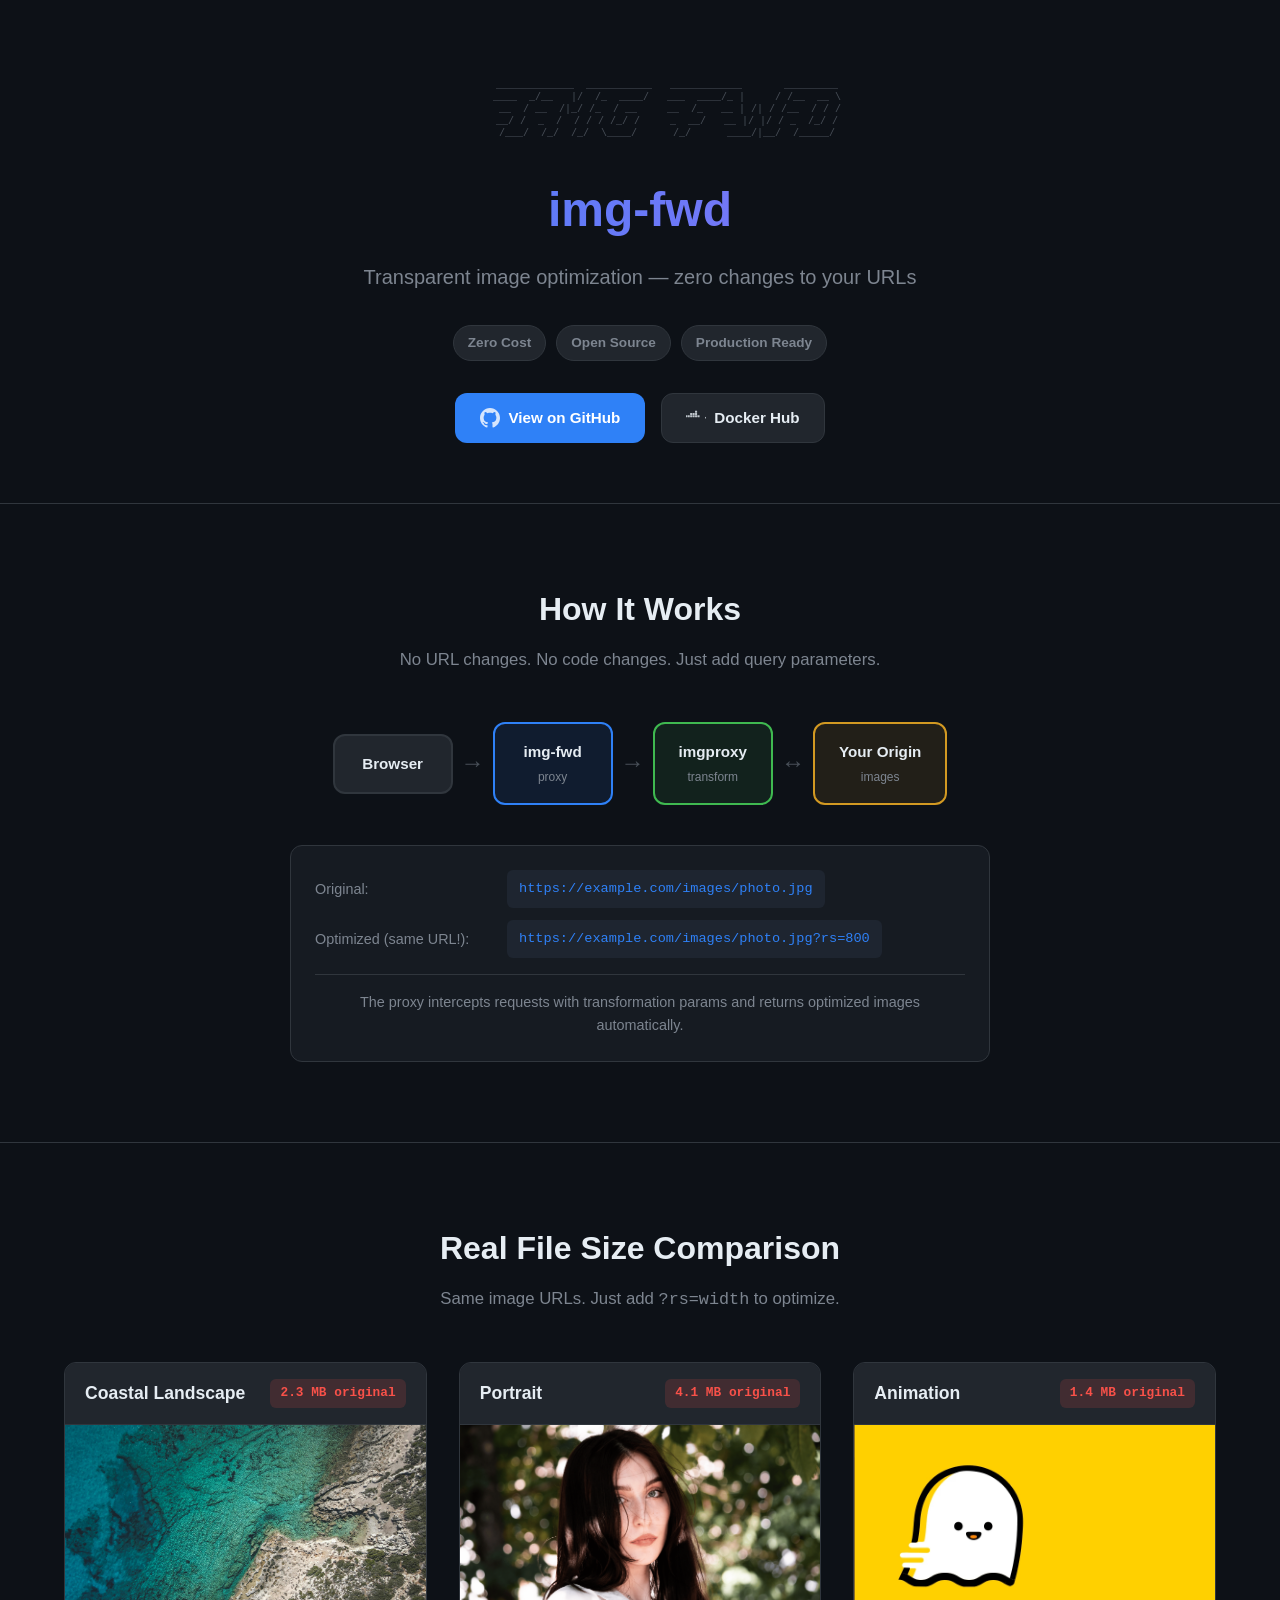
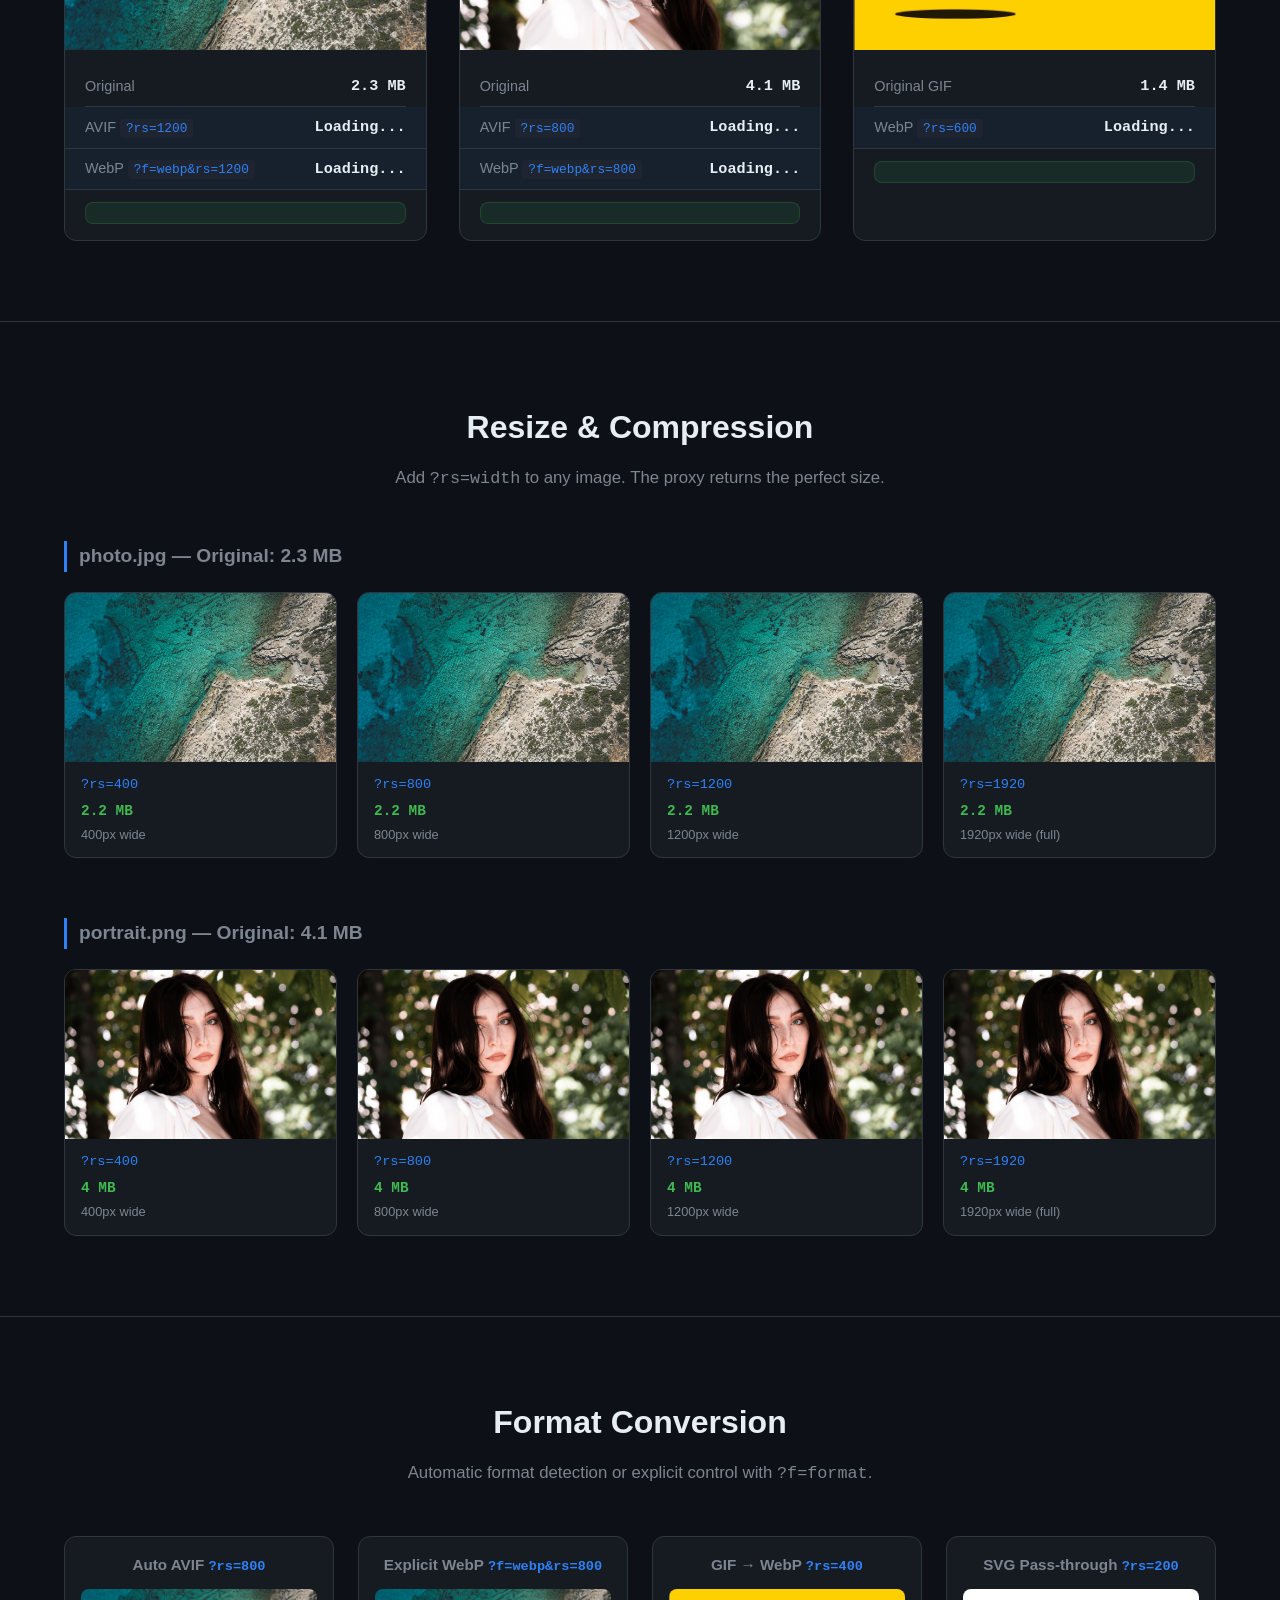
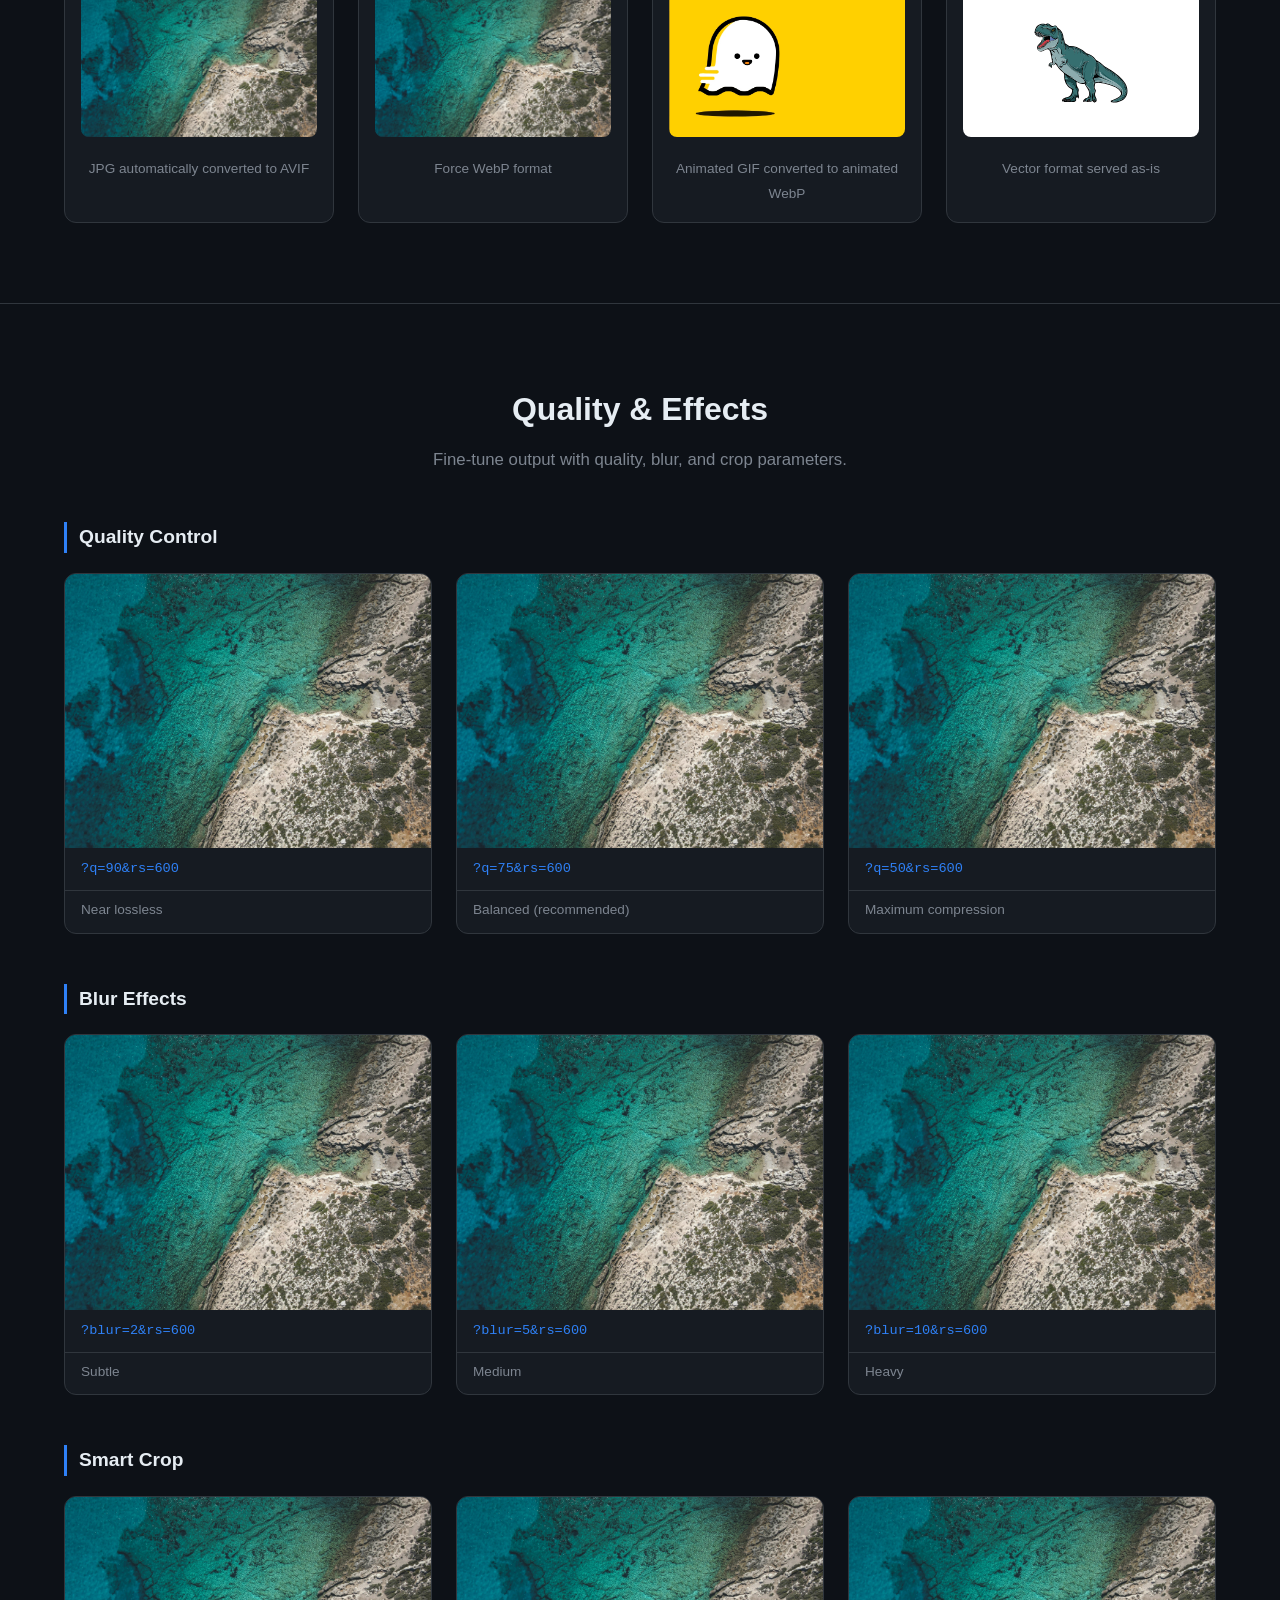
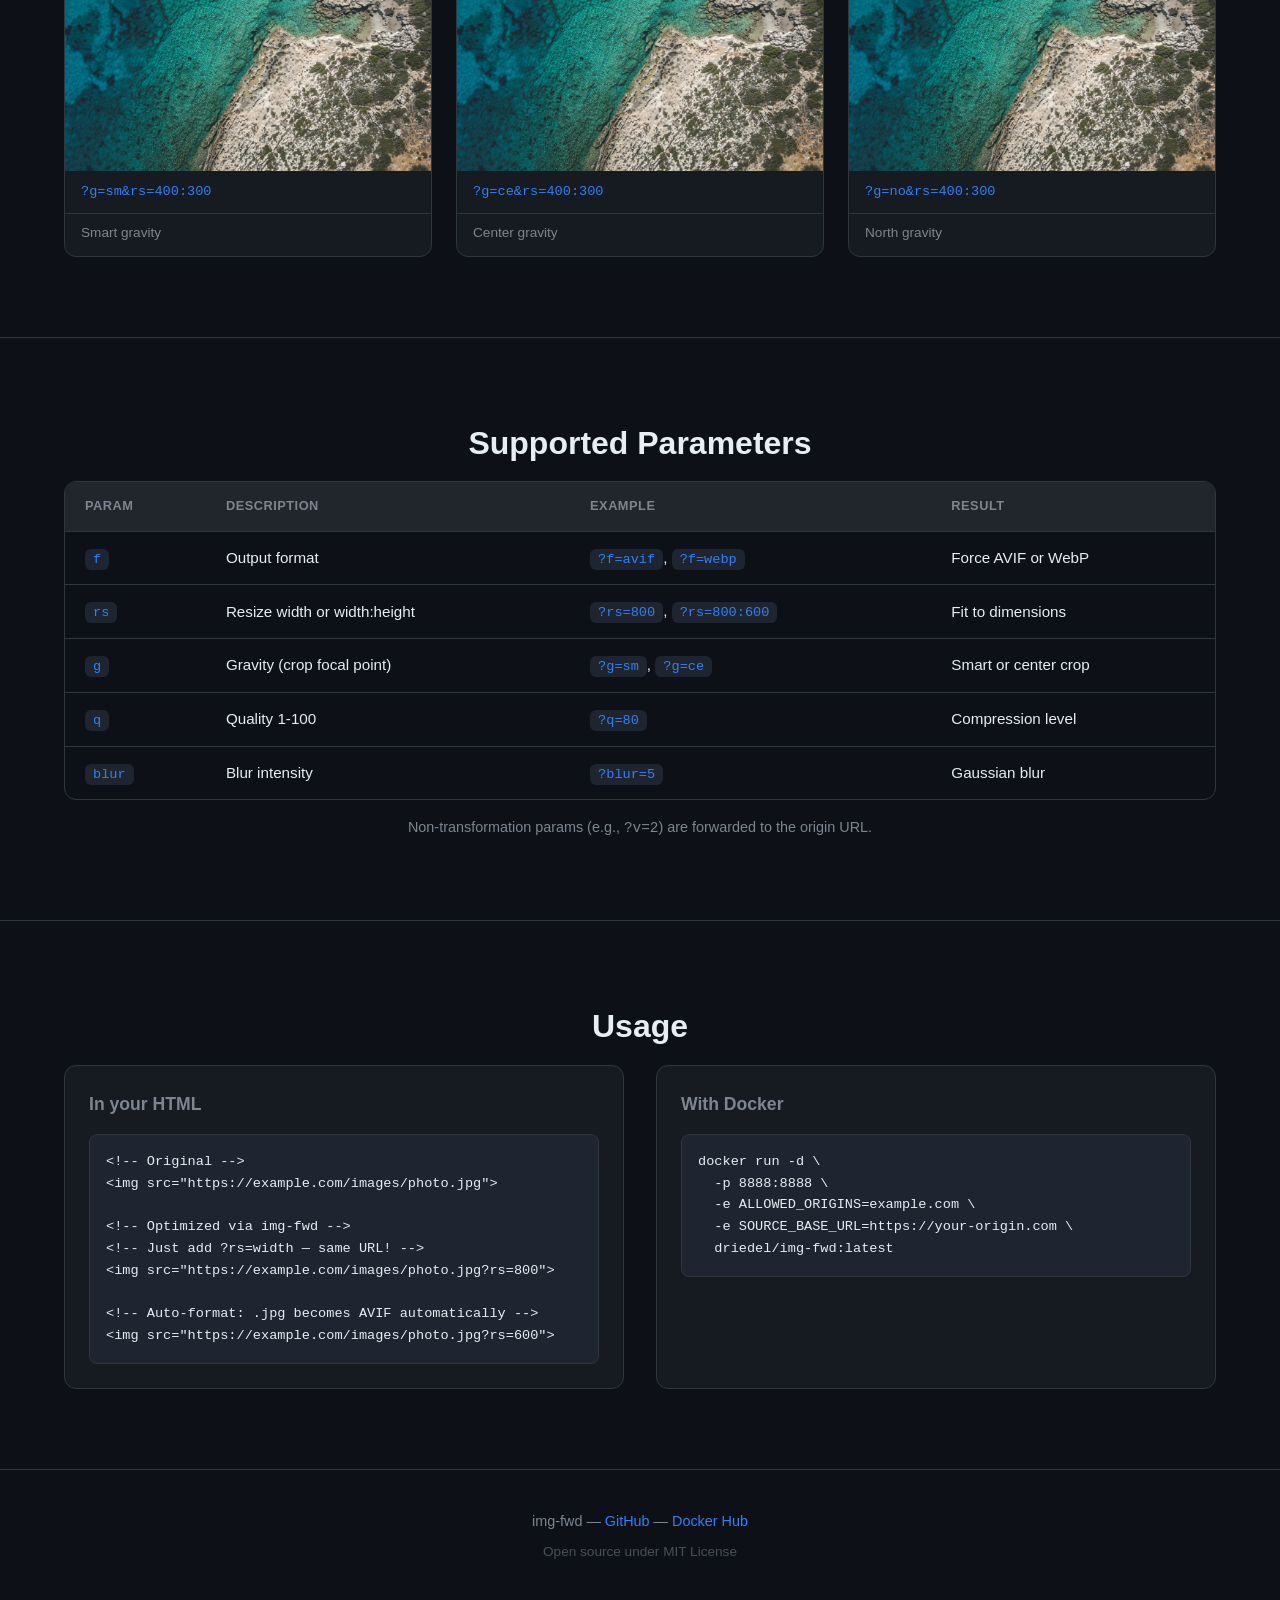
<file: demo/index.html>
<!DOCTYPE html>
<html lang="en">
<head>
  <meta charset="UTF-8">
  <meta name="viewport" content="width=device-width, initial-scale=1.0">
  <title>img-fwd — Transparent Image Optimization</title>
  <link rel="stylesheet" href="css/styles.css">
</head>
<body>
  <header class="hero">
    <div class="container">
      <pre class="ascii-logo">
         _____________  ___________   ____________       _________
         ____  _/__   |/  /_  ____/   ___  ____/_ |     / /__  __ \
          __  / __  /|_/ /_  / __     __  /_   __ | /| / /__  / / /
         __/ /  _  /  / / / /_/ /     _  __/   __ |/ |/ / _  /_/ /
         /___/  /_/  /_/  \____/      /_/      ____/|__/  /_____/
      </pre>
      <h1>img-fwd</h1>
      <p class="tagline">Transparent image optimization — zero changes to your URLs</p>
      <div class="badges">
        <span class="badge">Zero Cost</span>
        <span class="badge">Open Source</span>
        <span class="badge">Production Ready</span>
      </div>
      <div class="cta-links">
        <a href="https://github.com/driedel/img-fwd" class="btn btn-primary" target="_blank" rel="noopener">
          <svg width="20" height="20" viewBox="0 0 24 24" fill="currentColor"><path d="M12 0c-6.626 0-12 5.373-12 12 0 5.302 3.438 9.8 8.207 11.387.599.111.793-.261.793-.577v-2.234c-3.338.726-4.033-1.416-4.033-1.416-.546-1.387-1.333-1.756-1.333-1.756-1.089-.745.083-.729.083-.729 1.205.084 1.839 1.237 1.839 1.237 1.07 1.834 2.807 1.304 3.492.997.107-.775.418-1.305.762-1.604-2.665-.305-5.467-1.334-5.467-5.931 0-1.311.469-2.381 1.236-3.221-.124-.303-.535-1.524.117-3.176 0 0 1.008-.322 3.301 1.23.957-.266 1.983-.399 3.003-.404 1.02.005 2.047.138 3.006.404 2.291-1.552 3.297-1.23 3.297-1.23.653 1.653.242 2.874.118 3.176.77.84 1.235 1.911 1.235 3.221 0 4.609-2.807 5.624-5.479 5.921.43.372.823 1.102.823 2.222v3.293c0 .319.192.694.801.576 4.765-1.589 8.199-6.086 8.199-11.386 0-6.627-5.373-12-12-12z"/></svg>
          View on GitHub
        </a>
        <a href="https://hub.docker.com/r/driedel/img-fwd" class="btn btn-secondary" target="_blank" rel="noopener">
          <svg width="20" height="20" viewBox="0 0 24 24" fill="currentColor"><path d="M13.983 11.078h2.119a.186.186 0 00.186-.185V9.006a.186.186 0 00-.186-.186h-2.119a.185.185 0 00-.185.185v1.888c0 .102.083.185.185.185zm-2.954-5.43h2.118a.186.186 0 00.186-.186V3.574a.186.186 0 00-.186-.185h-2.118a.185.185 0 00-.185.185v1.888c0 .102.083.186.185.186zm0 2.716h2.118a.187.187 0 00.186-.186V6.29a.186.186 0 00-.186-.185h-2.118a.185.185 0 00-.185.185v1.887c0 .102.083.186.185.186zm-2.93 0h2.12a.186.186 0 00.184-.186V6.29a.185.185 0 00-.185-.185H8.1a.185.185 0 00-.185.185v1.887c0 .102.083.186.185.186zm-2.964 0h2.119a.186.186 0 00.185-.186V6.29a.185.185 0 00-.185-.185H5.136a.186.186 0 00-.186.185v1.887c0 .102.084.186.186.186zm5.893 2.715h2.118a.186.186 0 00.186-.185V9.006a.186.186 0 00-.186-.186h-2.118a.185.185 0 00-.185.185v1.888c0 .102.083.185.185.185zm-2.93 0h2.12a.185.185 0 00.184-.185V9.006a.185.185 0 00-.184-.186h-2.12a.185.185 0 00-.184.185v1.888c0 .102.083.185.185.185zm-2.964 0h2.119a.185.185 0 00.185-.185V9.006a.185.185 0 00-.185-.186h-2.119a.186.186 0 00-.186.186v1.887c0 .102.084.185.186.185zm-2.92 0h2.12a.185.185 0 00.184-.185V9.006a.185.185 0 00-.184-.186h-2.12a.185.185 0 00-.184.185v1.888c0 .102.083.185.185.185zm-2.964 0h2.119a.185.185 0 00.185-.185V9.006a.185.185 0 00-.185-.186h-2.12a.186.186 0 00-.185.186v1.887c0 .102.084.185.186.185zM23.763 10.89c-.065-.043-.534-.364-1.084-.18.15.19.323.553.334 1.013 0 0 .197.835.3 1.432.093-.1.184-.208.27-.323.45-.585.7-1.324.7-2.093 0-.332-.044-.65-.125-.954a9.04 9.04 0 01-.395 1.105z"/></svg>
          Docker Hub
        </a>
      </div>
    </div>
  </header>

  <main>
    <!-- How it Works -->
    <section class="section how-it-works" id="how-it-works">
      <div class="container">
        <h2>How It Works</h2>
        <p class="section-desc">No URL changes. No code changes. Just add query parameters.</p>
        
        <div class="architecture-diagram">
          <div class="arch-step">
            <div class="arch-box">Browser</div>
            <div class="arch-arrow">→</div>
          </div>
          <div class="arch-step">
            <div class="arch-box arch-proxy">img-fwd<br><small>proxy</small></div>
            <div class="arch-arrow">→</div>
          </div>
          <div class="arch-step">
            <div class="arch-box arch-imgproxy">imgproxy<br><small>transform</small></div>
            <div class="arch-arrow">↔</div>
          </div>
          <div class="arch-step">
            <div class="arch-box arch-origin">Your Origin<br><small>images</small></div>
          </div>
        </div>

        <div class="url-examples">
          <div class="url-example">
            <span class="url-label">Original:</span>
            <code class="url-code">https://example.com/images/photo.jpg</code>
          </div>
          <div class="url-example">
            <span class="url-label">Optimized (same URL!):</span>
            <code class="url-code">https://example.com/images/photo.jpg?rs=800</code>
          </div>
          <p class="url-note">The proxy intercepts requests with transformation params and returns optimized images automatically.</p>
        </div>
      </div>
    </section>

    <!-- File Size Comparison -->
    <section class="section file-comparison" id="file-comparison">
      <div class="container">
        <h2>Real File Size Comparison</h2>
        <p class="section-desc">Same image URLs. Just add <code>?rs=width</code> to optimize.</p>
        
        <div class="file-comparison-grid">
          <!-- Photo -->
          <div class="file-card">
            <div class="file-card-header">
              <h3>Coastal Landscape</h3>
              <span class="file-tag">2.3 MB original</span>
            </div>
            <div class="file-preview">
              <img src="images/photo.jpg" alt="Original photo" loading="lazy">
            </div>
            <div class="file-sizes">
              <div class="file-size-row">
                <span class="file-label">Original</span>
                <span class="file-value" id="size-photo-orig">2.3 MB</span>
              </div>
              <div class="file-size-row highlight">
                <span class="file-label">AVIF <code>?rs=1200</code></span>
                <span class="file-value" id="size-photo-avif">Loading...</span>
              </div>
              <div class="file-size-row highlight">
                <span class="file-label">WebP <code>?f=webp&rs=1200</code></span>
                <span class="file-value" id="size-photo-webp">Loading...</span>
              </div>
              <div class="file-savings" id="savings-photo"></div>
            </div>
          </div>

          <!-- Portrait -->
          <div class="file-card">
            <div class="file-card-header">
              <h3>Portrait</h3>
              <span class="file-tag">4.1 MB original</span>
            </div>
            <div class="file-preview">
              <img src="images/portrait.png" alt="Original portrait" loading="lazy">
            </div>
            <div class="file-sizes">
              <div class="file-size-row">
                <span class="file-label">Original</span>
                <span class="file-value" id="size-portrait-orig">4.1 MB</span>
              </div>
              <div class="file-size-row highlight">
                <span class="file-label">AVIF <code>?rs=800</code></span>
                <span class="file-value" id="size-portrait-avif">Loading...</span>
              </div>
              <div class="file-size-row highlight">
                <span class="file-label">WebP <code>?f=webp&rs=800</code></span>
                <span class="file-value" id="size-portrait-webp">Loading...</span>
              </div>
              <div class="file-savings" id="savings-portrait"></div>
            </div>
          </div>

          <!-- Animated GIF -->
          <div class="file-card">
            <div class="file-card-header">
              <h3>Animation</h3>
              <span class="file-tag">1.4 MB original</span>
            </div>
            <div class="file-preview">
              <img src="images/animated.gif" alt="Original animation" loading="lazy">
            </div>
            <div class="file-sizes">
              <div class="file-size-row">
                <span class="file-label">Original GIF</span>
                <span class="file-value" id="size-gif-orig">1.4 MB</span>
              </div>
              <div class="file-size-row highlight">
                <span class="file-label">WebP <code>?rs=600</code></span>
                <span class="file-value" id="size-gif-webp">Loading...</span>
              </div>
              <div class="file-savings" id="savings-gif"></div>
            </div>
          </div>
        </div>
      </div>
    </section>

    <!-- Resize Gallery -->
    <section class="section resize-gallery" id="resize-gallery">
      <div class="container">
        <h2>Resize & Compression</h2>
        <p class="section-desc">Add <code>?rs=width</code> to any image. The proxy returns the perfect size.</p>

        <div class="resize-category">
          <h3>photo.jpg — Original: 2.3 MB</h3>
          <div class="resize-grid">
            <div class="resize-item">
              <img src="images/photo.jpg?rs=400" alt="400px" loading="lazy" onload="measureSize(this)">
              <div class="resize-info">
                <code>?rs=400</code>
                <span class="resize-size" data-src="images/photo.jpg?rs=400">—</span>
                <span class="resize-dim">400px wide</span>
              </div>
            </div>
            <div class="resize-item">
              <img src="images/photo.jpg?rs=800" alt="800px" loading="lazy" onload="measureSize(this)">
              <div class="resize-info">
                <code>?rs=800</code>
                <span class="resize-size" data-src="images/photo.jpg?rs=800">—</span>
                <span class="resize-dim">800px wide</span>
              </div>
            </div>
            <div class="resize-item">
              <img src="images/photo.jpg?rs=1200" alt="1200px" loading="lazy" onload="measureSize(this)">
              <div class="resize-info">
                <code>?rs=1200</code>
                <span class="resize-size" data-src="images/photo.jpg?rs=1200">—</span>
                <span class="resize-dim">1200px wide</span>
              </div>
            </div>
            <div class="resize-item">
              <img src="images/photo.jpg?rs=1920" alt="1920px" loading="lazy" onload="measureSize(this)">
              <div class="resize-info">
                <code>?rs=1920</code>
                <span class="resize-size" data-src="images/photo.jpg?rs=1920">—</span>
                <span class="resize-dim">1920px wide (full)</span>
              </div>
            </div>
          </div>
        </div>

        <div class="resize-category">
          <h3>portrait.png — Original: 4.1 MB</h3>
          <div class="resize-grid">
            <div class="resize-item">
              <img src="images/portrait.png?rs=400" alt="400px" loading="lazy" onload="measureSize(this)">
              <div class="resize-info">
                <code>?rs=400</code>
                <span class="resize-size" data-src="images/portrait.png?rs=400">—</span>
                <span class="resize-dim">400px wide</span>
              </div>
            </div>
            <div class="resize-item">
              <img src="images/portrait.png?rs=800" alt="800px" loading="lazy" onload="measureSize(this)">
              <div class="resize-info">
                <code>?rs=800</code>
                <span class="resize-size" data-src="images/portrait.png?rs=800">—</span>
                <span class="resize-dim">800px wide</span>
              </div>
            </div>
            <div class="resize-item">
              <img src="images/portrait.png?rs=1200" alt="1200px" loading="lazy" onload="measureSize(this)">
              <div class="resize-info">
                <code>?rs=1200</code>
                <span class="resize-size" data-src="images/portrait.png?rs=1200">—</span>
                <span class="resize-dim">1200px wide</span>
              </div>
            </div>
            <div class="resize-item">
              <img src="images/portrait.png?rs=1920" alt="1920px" loading="lazy" onload="measureSize(this)">
              <div class="resize-info">
                <code>?rs=1920</code>
                <span class="resize-size" data-src="images/portrait.png?rs=1920">—</span>
                <span class="resize-dim">1920px wide (full)</span>
              </div>
            </div>
          </div>
        </div>
      </div>
    </section>

    <!-- Format Conversion -->
    <section class="section format-gallery" id="format-gallery">
      <div class="container">
        <h2>Format Conversion</h2>
        <p class="section-desc">Automatic format detection or explicit control with <code>?f=format</code>.</p>

        <div class="format-grid">
          <div class="format-item">
            <h4>Auto AVIF <code>?rs=800</code></h4>
            <img src="images/photo.jpg?rs=800" alt="Auto AVIF" loading="lazy">
            <span class="format-note">JPG automatically converted to AVIF</span>
          </div>
          <div class="format-item">
            <h4>Explicit WebP <code>?f=webp&rs=800</code></h4>
            <img src="images/photo.jpg?f=webp&rs=800" alt="WebP" loading="lazy">
            <span class="format-note">Force WebP format</span>
          </div>
          <div class="format-item">
            <h4>GIF → WebP <code>?rs=400</code></h4>
            <img src="images/animated.gif?rs=400" alt="GIF to WebP" loading="lazy">
            <span class="format-note">Animated GIF converted to animated WebP</span>
          </div>
          <div class="format-item">
            <h4>SVG Pass-through <code>?rs=200</code></h4>
            <img src="images/icon.svg?rs=200" alt="SVG" loading="lazy" style="object-fit: contain; background: #fff; padding: 20px;">
            <span class="format-note">Vector format served as-is</span>
          </div>
        </div>
      </div>
    </section>

    <!-- Quality & Effects -->
    <section class="section effects-gallery" id="effects-gallery">
      <div class="container">
        <h2>Quality & Effects</h2>
        <p class="section-desc">Fine-tune output with quality, blur, and crop parameters.</p>

        <div class="effects-category">
          <h3>Quality Control</h3>
          <div class="effects-grid">
            <div class="effects-item">
              <img src="images/photo.jpg?q=90&rs=600" alt="Quality 90" loading="lazy">
              <code>?q=90&rs=600</code>
              <span>Near lossless</span>
            </div>
            <div class="effects-item">
              <img src="images/photo.jpg?q=75&rs=600" alt="Quality 75" loading="lazy">
              <code>?q=75&rs=600</code>
              <span>Balanced (recommended)</span>
            </div>
            <div class="effects-item">
              <img src="images/photo.jpg?q=50&rs=600" alt="Quality 50" loading="lazy">
              <code>?q=50&rs=600</code>
              <span>Maximum compression</span>
            </div>
          </div>
        </div>

        <div class="effects-category">
          <h3>Blur Effects</h3>
          <div class="effects-grid">
            <div class="effects-item">
              <img src="images/photo.jpg?blur=2&rs=600" alt="Blur 2" loading="lazy">
              <code>?blur=2&rs=600</code>
              <span>Subtle</span>
            </div>
            <div class="effects-item">
              <img src="images/photo.jpg?blur=5&rs=600" alt="Blur 5" loading="lazy">
              <code>?blur=5&rs=600</code>
              <span>Medium</span>
            </div>
            <div class="effects-item">
              <img src="images/photo.jpg?blur=10&rs=600" alt="Blur 10" loading="lazy">
              <code>?blur=10&rs=600</code>
              <span>Heavy</span>
            </div>
          </div>
        </div>

        <div class="effects-category">
          <h3>Smart Crop</h3>
          <div class="effects-grid">
            <div class="effects-item">
              <img src="images/photo.jpg?g=sm&rs=400:300" alt="Smart crop" loading="lazy">
              <code>?g=sm&rs=400:300</code>
              <span>Smart gravity</span>
            </div>
            <div class="effects-item">
              <img src="images/photo.jpg?g=ce&rs=400:300" alt="Center crop" loading="lazy">
              <code>?g=ce&rs=400:300</code>
              <span>Center gravity</span>
            </div>
            <div class="effects-item">
              <img src="images/photo.jpg?g=no&rs=400:300" alt="North crop" loading="lazy">
              <code>?g=no&rs=400:300</code>
              <span>North gravity</span>
            </div>
          </div>
        </div>
      </div>
    </section>

    <!-- Technical Reference -->
    <section class="section reference" id="reference">
      <div class="container">
        <h2>Supported Parameters</h2>
        <div class="param-table-wrapper">
          <table class="param-table">
            <thead>
              <tr>
                <th>Param</th>
                <th>Description</th>
                <th>Example</th>
                <th>Result</th>
              </tr>
            </thead>
            <tbody>
              <tr>
                <td><code>f</code></td>
                <td>Output format</td>
                <td><code>?f=avif</code>, <code>?f=webp</code></td>
                <td>Force AVIF or WebP</td>
              </tr>
              <tr>
                <td><code>rs</code></td>
                <td>Resize width or width:height</td>
                <td><code>?rs=800</code>, <code>?rs=800:600</code></td>
                <td>Fit to dimensions</td>
              </tr>
              <tr>
                <td><code>g</code></td>
                <td>Gravity (crop focal point)</td>
                <td><code>?g=sm</code>, <code>?g=ce</code></td>
                <td>Smart or center crop</td>
              </tr>
              <tr>
                <td><code>q</code></td>
                <td>Quality 1-100</td>
                <td><code>?q=80</code></td>
                <td>Compression level</td>
              </tr>
              <tr>
                <td><code>blur</code></td>
                <td>Blur intensity</td>
                <td><code>?blur=5</code></td>
                <td>Gaussian blur</td>
              </tr>
            </tbody>
          </table>
        </div>
        <p class="table-note">Non-transformation params (e.g., <code>?v=2</code>) are forwarded to the origin URL.</p>
      </div>
    </section>

    <!-- Usage Snippets -->
    <section class="section snippets" id="snippets">
      <div class="container">
        <h2>Usage</h2>
        <div class="snippet-grid">
          <div class="snippet-card">
            <h3>In your HTML</h3>
            <pre class="code-block"><code>&lt;!-- Original --&gt;
&lt;img src="https://example.com/images/photo.jpg"&gt;

&lt;!-- Optimized via img-fwd --&gt;
&lt;!-- Just add ?rs=width — same URL! --&gt;
&lt;img src="https://example.com/images/photo.jpg?rs=800"&gt;

&lt;!-- Auto-format: .jpg becomes AVIF automatically --&gt;
&lt;img src="https://example.com/images/photo.jpg?rs=600"&gt;</code></pre>
          </div>
          <div class="snippet-card">
            <h3>With Docker</h3>
            <pre class="code-block"><code>docker run -d \
  -p 8888:8888 \
  -e ALLOWED_ORIGINS=example.com \
  -e SOURCE_BASE_URL=https://your-origin.com \
  driedel/img-fwd:latest</code></pre>
          </div>
        </div>
      </div>
    </section>
  </main>

  <footer class="footer">
    <div class="container">
      <p>img-fwd — <a href="https://github.com/driedel/img-fwd">GitHub</a> — <a href="https://hub.docker.com/r/driedel/img-fwd">Docker Hub</a></p>
      <p class="copyright">Open source under MIT License</p>
    </div>
  </footer>

  <script src="js/main.js"></script>
</body>
</html>
</file>
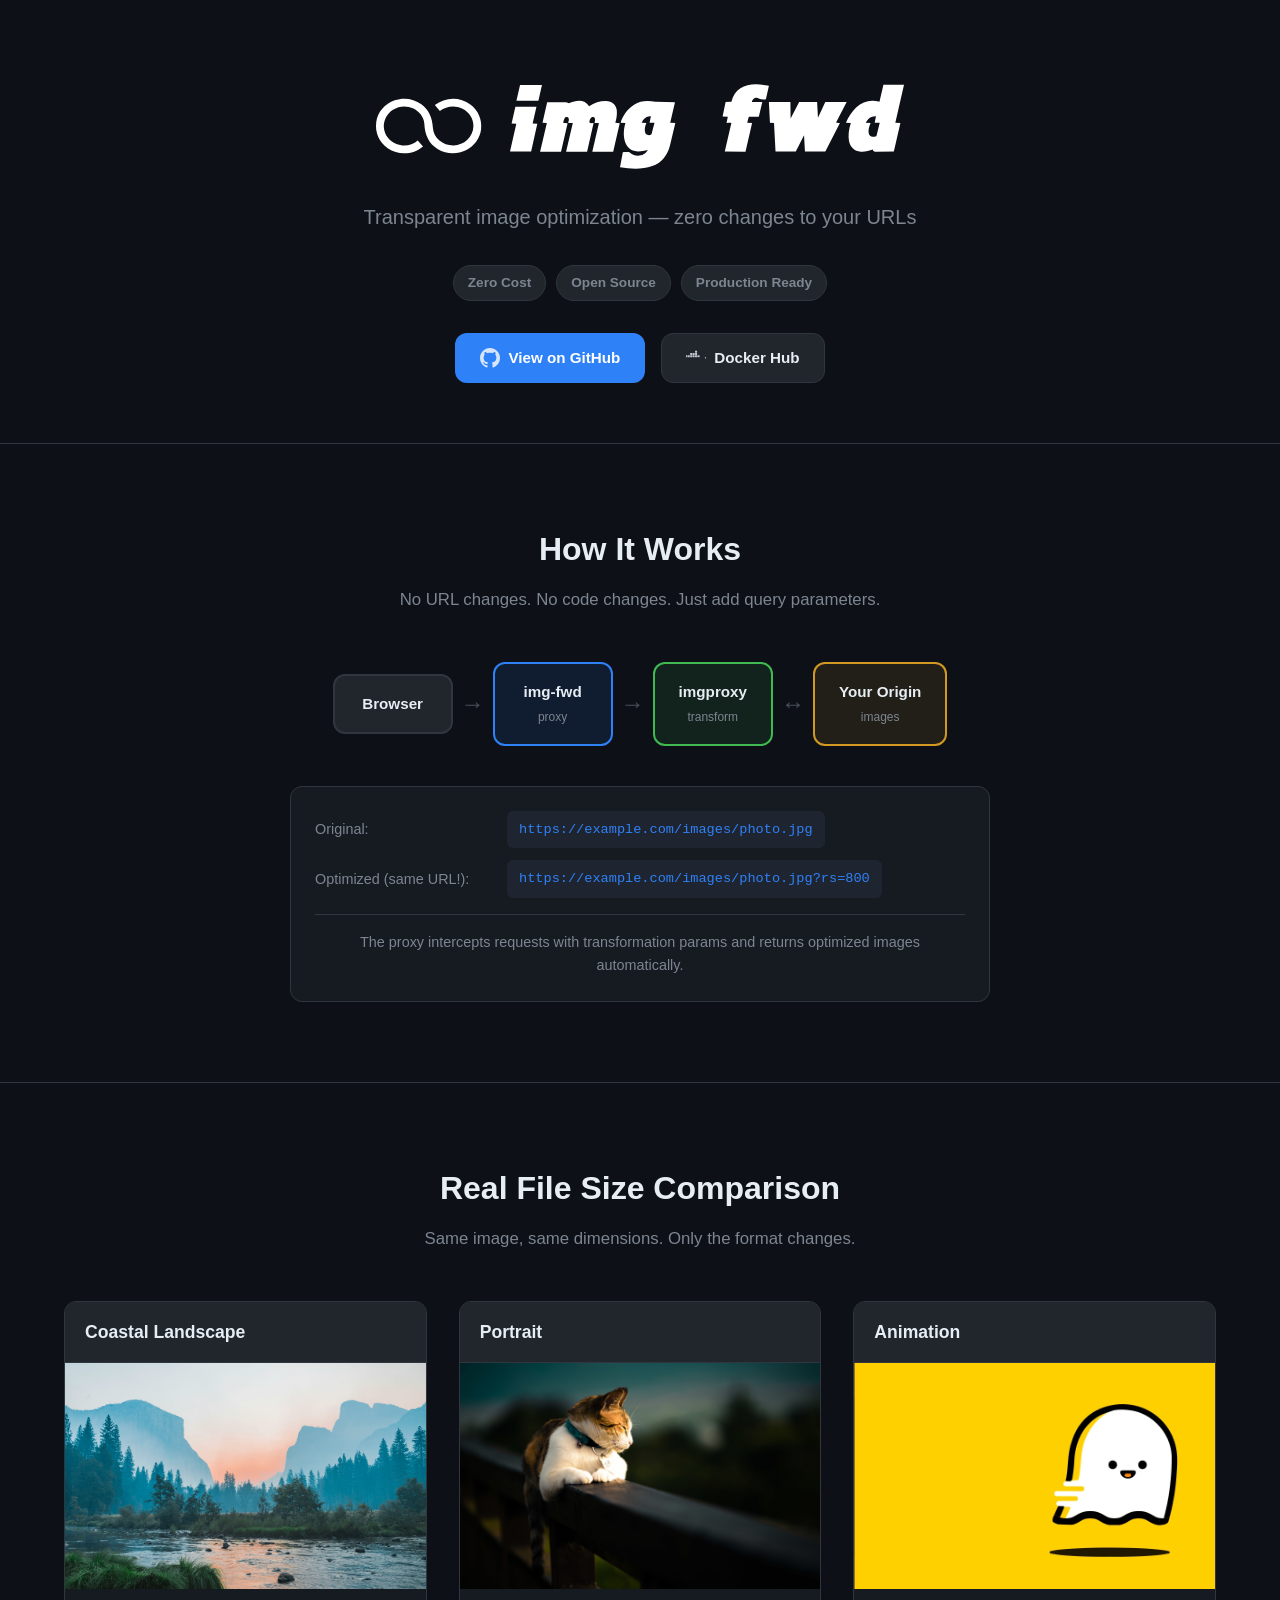
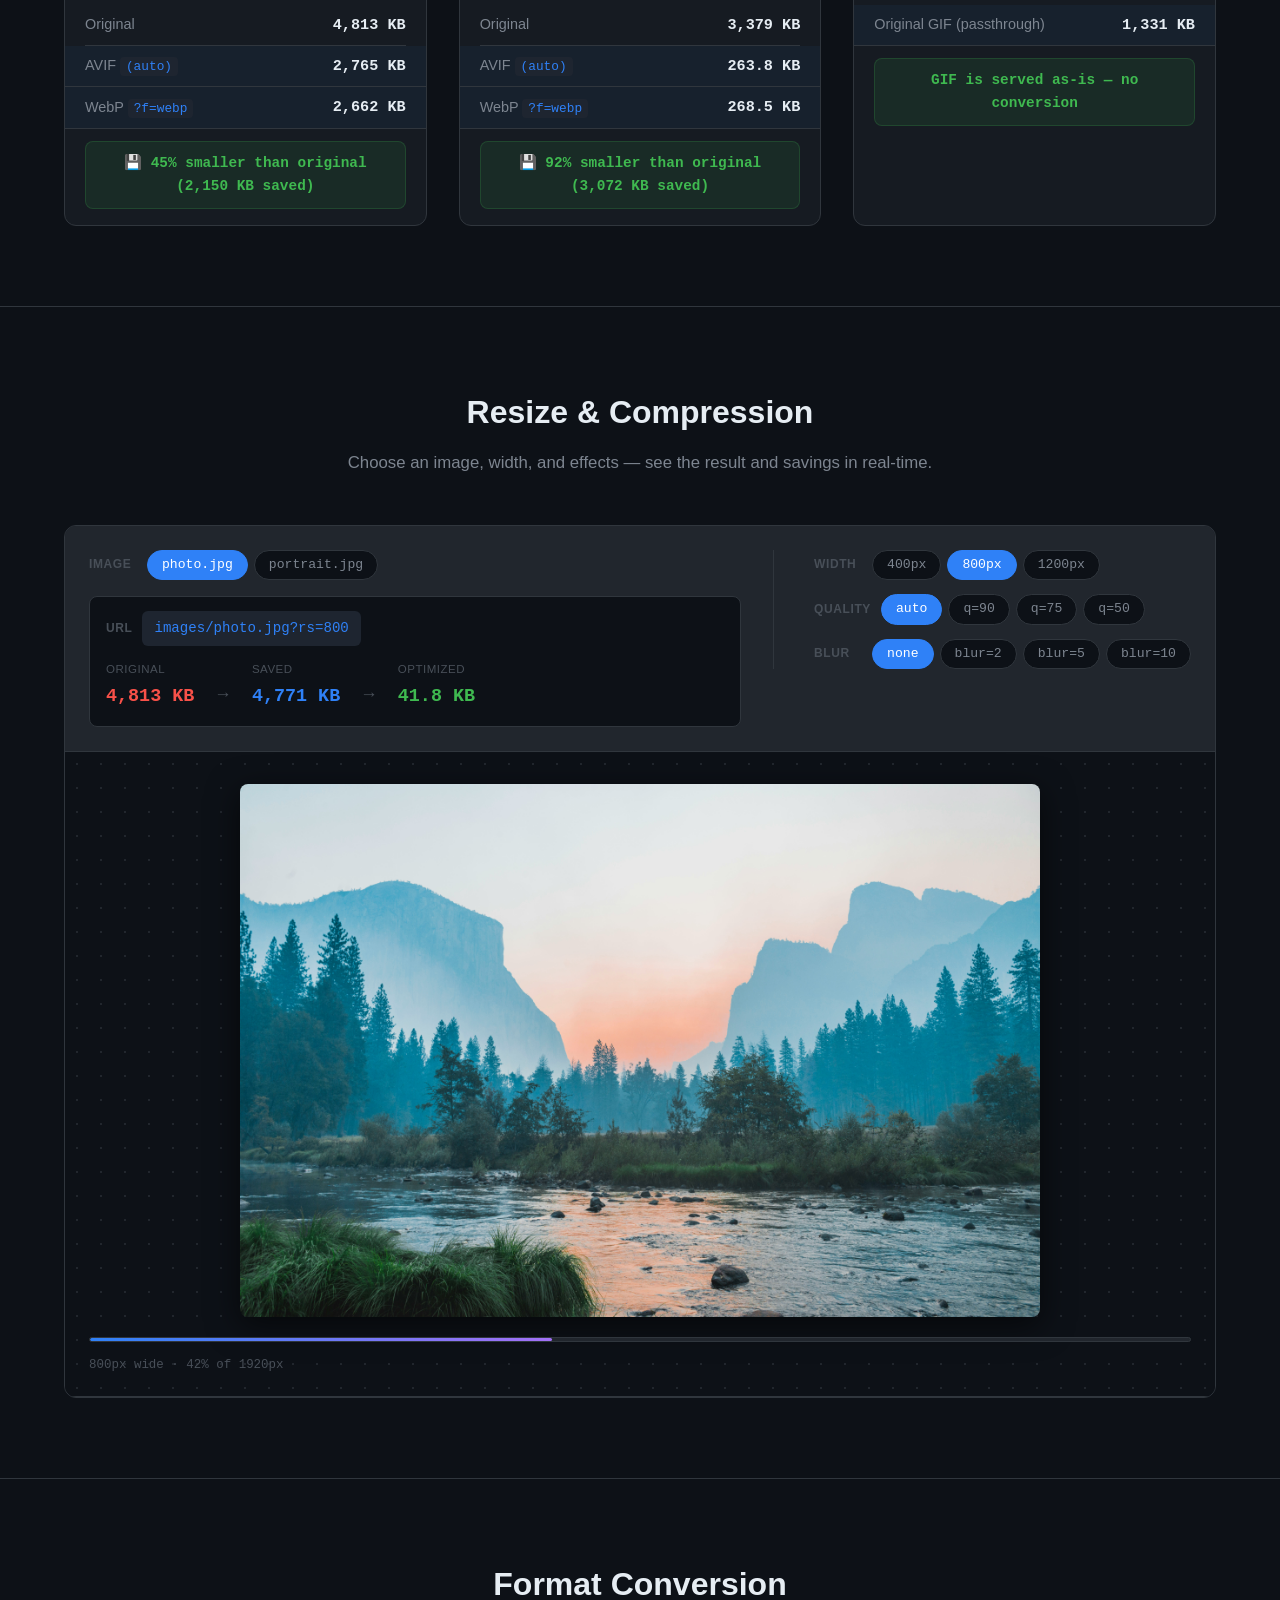
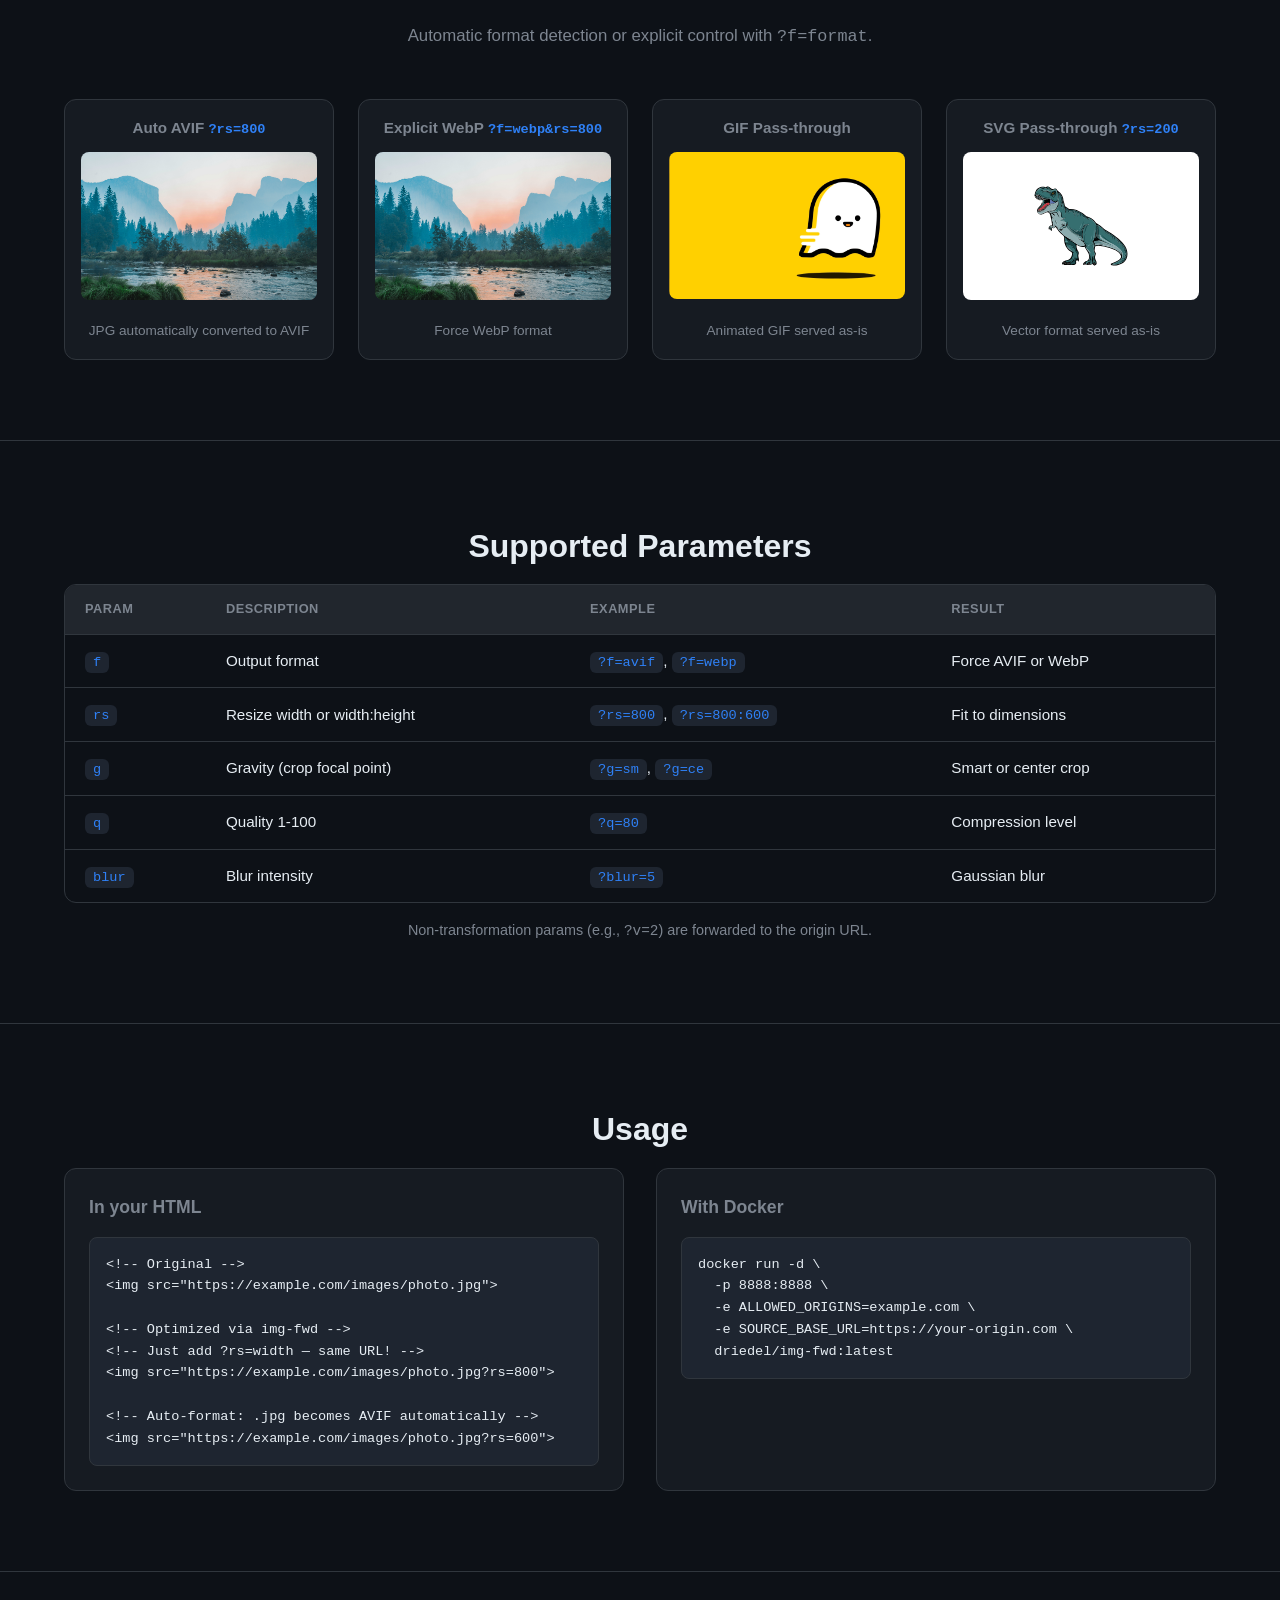
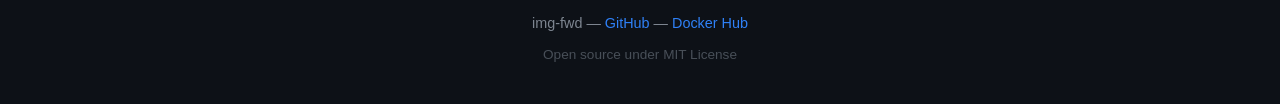
<file: demo/app/index.html>
<!DOCTYPE html>
<html lang="en">
<head>
  <meta charset="UTF-8">
  <meta name="viewport" content="width=device-width, initial-scale=1.0">
  <title>IMG FWD — Transparent Image Optimization</title>
  <link rel="icon" href="images/icon-light.svg" media="(prefers-color-scheme: light)"/>
	<link rel="icon" href="images/icon-dark.svg" media="(prefers-color-scheme: dark)"/>
  <link rel="stylesheet" href="css/styles.css">
</head>
<body>
  <header class="hero">
    <div class="container">
      <img src="images/logo-dark.svg" alt="img-fwd logo" class="logo">
      <p class="tagline">Transparent image optimization — zero changes to your URLs</p>
      <div class="badges">
        <span class="badge">Zero Cost</span>
        <span class="badge">Open Source</span>
        <span class="badge">Production Ready</span>
      </div>
      <div class="cta-links">
        <a href="https://github.com/driedel/img-fwd" class="btn btn-primary" target="_blank" rel="noopener">
          <svg width="20" height="20" viewBox="0 0 24 24" fill="currentColor"><path d="M12 0c-6.626 0-12 5.373-12 12 0 5.302 3.438 9.8 8.207 11.387.599.111.793-.261.793-.577v-2.234c-3.338.726-4.033-1.416-4.033-1.416-.546-1.387-1.333-1.756-1.333-1.756-1.089-.745.083-.729.083-.729 1.205.084 1.839 1.237 1.839 1.237 1.07 1.834 2.807 1.304 3.492.997.107-.775.418-1.305.762-1.604-2.665-.305-5.467-1.334-5.467-5.931 0-1.311.469-2.381 1.236-3.221-.124-.303-.535-1.524.117-3.176 0 0 1.008-.322 3.301 1.23.957-.266 1.983-.399 3.003-.404 1.02.005 2.047.138 3.006.404 2.291-1.552 3.297-1.23 3.297-1.23.653 1.653.242 2.874.118 3.176.77.84 1.235 1.911 1.235 3.221 0 4.609-2.807 5.624-5.479 5.921.43.372.823 1.102.823 2.222v3.293c0 .319.192.694.801.576 4.765-1.589 8.199-6.086 8.199-11.386 0-6.627-5.373-12-12-12z"/></svg>
          View on GitHub
        </a>
        <a href="https://hub.docker.com/r/driedel/img-fwd" class="btn btn-secondary" target="_blank" rel="noopener">
          <svg width="20" height="20" viewBox="0 0 24 24" fill="currentColor"><path d="M13.983 11.078h2.119a.186.186 0 00.186-.185V9.006a.186.186 0 00-.186-.186h-2.119a.185.185 0 00-.185.185v1.888c0 .102.083.185.185.185zm-2.954-5.43h2.118a.186.186 0 00.186-.186V3.574a.186.186 0 00-.186-.185h-2.118a.185.185 0 00-.185.185v1.888c0 .102.083.186.185.186zm0 2.716h2.118a.187.187 0 00.186-.186V6.29a.186.186 0 00-.186-.185h-2.118a.185.185 0 00-.185.185v1.887c0 .102.083.186.185.186zm-2.93 0h2.12a.186.186 0 00.184-.186V6.29a.185.185 0 00-.185-.185H8.1a.185.185 0 00-.185.185v1.887c0 .102.083.186.185.186zm-2.964 0h2.119a.186.186 0 00.185-.186V6.29a.185.185 0 00-.185-.185H5.136a.186.186 0 00-.186.185v1.887c0 .102.084.186.186.186zm5.893 2.715h2.118a.186.186 0 00.186-.185V9.006a.186.186 0 00-.186-.186h-2.118a.185.185 0 00-.185.185v1.888c0 .102.083.185.185.185zm-2.93 0h2.12a.185.185 0 00.184-.185V9.006a.185.185 0 00-.184-.186h-2.12a.185.185 0 00-.184.185v1.888c0 .102.083.185.185.185zm-2.964 0h2.119a.185.185 0 00.185-.185V9.006a.185.185 0 00-.185-.186h-2.119a.186.186 0 00-.186.186v1.887c0 .102.084.185.186.185zm-2.92 0h2.12a.185.185 0 00.184-.185V9.006a.185.185 0 00-.184-.186h-2.12a.185.185 0 00-.184.185v1.888c0 .102.083.185.185.185zm-2.964 0h2.119a.185.185 0 00.185-.185V9.006a.185.185 0 00-.185-.186h-2.12a.186.186 0 00-.185.186v1.887c0 .102.084.185.186.185zM23.763 10.89c-.065-.043-.534-.364-1.084-.18.15.19.323.553.334 1.013 0 0 .197.835.3 1.432.093-.1.184-.208.27-.323.45-.585.7-1.324.7-2.093 0-.332-.044-.65-.125-.954a9.04 9.04 0 01-.395 1.105z"/></svg>
          Docker Hub
        </a>
      </div>
    </div>
  </header>

  <main>
    <!-- How it Works -->
    <section class="section how-it-works" id="how-it-works">
      <div class="container">
        <h2>How It Works</h2>
        <p class="section-desc">No URL changes. No code changes. Just add query parameters.</p>
        
        <div class="architecture-diagram">
          <div class="arch-step">
            <div class="arch-box">Browser</div>
            <div class="arch-arrow">→</div>
          </div>
          <div class="arch-step">
            <div class="arch-box arch-proxy">img-fwd<br><small>proxy</small></div>
            <div class="arch-arrow">→</div>
          </div>
          <div class="arch-step">
            <div class="arch-box arch-imgproxy">imgproxy<br><small>transform</small></div>
            <div class="arch-arrow">↔</div>
          </div>
          <div class="arch-step">
            <div class="arch-box arch-origin">Your Origin<br><small>images</small></div>
          </div>
        </div>

        <div class="url-examples">
          <div class="url-example">
            <span class="url-label">Original:</span>
            <code class="url-code">https://example.com/images/photo.jpg</code>
          </div>
          <div class="url-example">
            <span class="url-label">Optimized (same URL!):</span>
            <code class="url-code">https://example.com/images/photo.jpg?rs=800</code>
          </div>
          <p class="url-note">The proxy intercepts requests with transformation params and returns optimized images automatically.</p>
        </div>
      </div>
    </section>

    <!-- File Size Comparison -->
    <section class="section file-comparison" id="file-comparison">
      <div class="container">
        <h2>Real File Size Comparison</h2>
        <p class="section-desc">Same image, same dimensions. Only the format changes.</p>
        
        <div class="file-comparison-grid">
          <!-- Photo -->
          <div class="file-card">
            <div class="file-card-header">
              <h3>Coastal Landscape</h3>
            </div>
            <div class="file-preview">
              <img src="images/photo.jpg" alt="Original photo" loading="lazy">
            </div>
            <div class="file-sizes">
              <div class="file-size-row">
                <span class="file-label">Original</span>
                <span class="file-value">4,813 KB</span>
              </div>
              <div class="file-size-row highlight">
                <span class="file-label">AVIF <code>(auto)</code></span>
                <span class="file-value">2,765 KB</span>
              </div>
              <div class="file-size-row highlight">
                <span class="file-label">WebP <code>?f=webp</code></span>
                <span class="file-value">2,662 KB</span>
              </div>
              <div class="file-savings">💾 45% smaller than original (2,150 KB saved)</div>
            </div>
          </div>

          <!-- Portrait -->
          <div class="file-card">
            <div class="file-card-header">
              <h3>Portrait</h3>
            </div>
            <div class="file-preview">
              <img src="images/portrait.jpg" alt="Original portrait" loading="lazy">
            </div>
            <div class="file-sizes">
              <div class="file-size-row">
                <span class="file-label">Original</span>
                <span class="file-value">3,379 KB</span>
              </div>
              <div class="file-size-row highlight">
                <span class="file-label">AVIF <code>(auto)</code></span>
                <span class="file-value">263.8 KB</span>
              </div>
              <div class="file-size-row highlight">
                <span class="file-label">WebP <code>?f=webp</code></span>
                <span class="file-value">268.5 KB</span>
              </div>
              <div class="file-savings">💾 92% smaller than original (3,072 KB saved)</div>
            </div>
          </div>

          <!-- Animated GIF -->
          <div class="file-card">
            <div class="file-card-header">
              <h3>Animation</h3>
            </div>
            <div class="file-preview">
              <img src="images/animated.gif" alt="Original animation" loading="lazy">
            </div>
            <div class="file-sizes">
              <div class="file-size-row highlight">
                <span class="file-label">Original GIF (passthrough)</span>
                <span class="file-value">1,331 KB</span>
              </div>
              <div class="file-savings" id="savings-gif">GIF is served as-is — no conversion</div>
            </div>
          </div>
        </div>
      </div>
    </section>

    <!-- Interactive Playground -->
    <section class="section playground" id="playground">
      <div class="container">
        <h2>Resize & Compression</h2>
        <p class="section-desc">Choose an image, width, and effects — see the result and savings in real-time.</p>

        <div class="playground-card">
          <div class="playground-header">

            <div class="playground-header-left">
              <div class="control-group">
                <span class="control-label">Image</span>
                <div class="control-pills" id="pills-image">
                  <button class="pill active" data-value="photo.jpg">photo.jpg</button>
                  <button class="pill" data-value="portrait.jpg">portrait.jpg</button>
                </div>
              </div>
              <div class="info-panel">
                <div class="info-url-row">
                  <span class="info-url-label">URL</span>
                  <code class="info-url-code" id="playground-url">images/photo.jpg?rs=800</code>
                </div>
                <div class="info-stats-row">
                  <div class="info-stat-item">
                    <span class="info-stat-label">Original</span>
                    <span class="info-stat-val danger" id="stat-orig">4,813 KB</span>
                  </div>
                  <span class="info-stat-sep">→</span>
                  <div class="info-stat-item">
                    <span class="info-stat-label">Saved</span>
                    <span class="info-stat-val accent" id="stat-savings">4,771 KB</span>
                  </div>
                  <span class="info-stat-sep">→</span>
                  <div class="info-stat-item">
                    <span class="info-stat-label">Optimized</span>
                    <span class="info-stat-val success" id="stat-opt">41.8 KB</span>
                  </div>
                </div>
              </div>
            </div>

            <div class="playground-header-right">
              <div class="control-group">
                <span class="control-label">Width</span>
                <div class="control-pills" id="pills-size">
                  <button class="pill" data-value="400">400px</button>
                  <button class="pill active" data-value="800">800px</button>
                  <button class="pill" data-value="1200">1200px</button>
                </div>
              </div>
              <div class="control-group">
                <span class="control-label">Quality</span>
                <div class="control-pills" id="pills-quality">
                  <button class="pill active" data-value="">auto</button>
                  <button class="pill" data-value="90">q=90</button>
                  <button class="pill" data-value="75">q=75</button>
                  <button class="pill" data-value="50">q=50</button>
                </div>
              </div>
              <div class="control-group">
                <span class="control-label">Blur</span>
                <div class="control-pills" id="pills-blur">
                  <button class="pill active" data-value="">none</button>
                  <button class="pill" data-value="2">blur=2</button>
                  <button class="pill" data-value="5">blur=5</button>
                  <button class="pill" data-value="10">blur=10</button>
                </div>
              </div>
            </div>

          </div>

          <div class="playground-preview">
            <div class="preview-frame">
              <img id="playground-img" src="images/photo.jpg?rs=800" alt="Playground preview">
            </div>
            <div class="size-indicator">
              <div class="size-bar">
                <div class="size-bar-fill" id="size-bar-fill" style="width: 42%"></div>
              </div>
              <span class="size-bar-label" id="size-bar-label">800px wide · 42% of 1920px</span>
            </div>
          </div>
        </div>
      </div>
    </section>

    <!-- Format Conversion -->
    <section class="section format-gallery" id="format-gallery">
      <div class="container">
        <h2>Format Conversion</h2>
        <p class="section-desc">Automatic format detection or explicit control with <code>?f=format</code>.</p>

        <div class="format-grid">
          <div class="format-item">
            <h4>Auto AVIF <code>?rs=800</code></h4>
            <img src="images/photo.jpg?rs=800" alt="Auto AVIF" loading="lazy">
            <span class="format-note">JPG automatically converted to AVIF</span>
          </div>
          <div class="format-item">
            <h4>Explicit WebP <code>?f=webp&rs=800</code></h4>
            <img src="images/photo.jpg?f=webp&rs=800" alt="WebP" loading="lazy">
            <span class="format-note">Force WebP format</span>
          </div>
          <div class="format-item">
            <h4>GIF Pass-through</h4>
            <img src="images/animated.gif" alt="GIF passthrough" loading="lazy">
            <span class="format-note">Animated GIF served as-is</span>
          </div>
          <div class="format-item">
            <h4>SVG Pass-through <code>?rs=200</code></h4>
            <img src="images/icon.svg?rs=200" alt="SVG" loading="lazy" style="object-fit: contain; background: #fff; padding: 20px;">
            <span class="format-note">Vector format served as-is</span>
          </div>
        </div>
      </div>
    </section>


    <!-- Technical Reference -->
    <section class="section reference" id="reference">
      <div class="container">
        <h2>Supported Parameters</h2>
        <div class="param-table-wrapper">
          <table class="param-table">
            <thead>
              <tr>
                <th>Param</th>
                <th>Description</th>
                <th>Example</th>
                <th>Result</th>
              </tr>
            </thead>
            <tbody>
              <tr>
                <td><code>f</code></td>
                <td>Output format</td>
                <td><code>?f=avif</code>, <code>?f=webp</code></td>
                <td>Force AVIF or WebP</td>
              </tr>
              <tr>
                <td><code>rs</code></td>
                <td>Resize width or width:height</td>
                <td><code>?rs=800</code>, <code>?rs=800:600</code></td>
                <td>Fit to dimensions</td>
              </tr>
              <tr>
                <td><code>g</code></td>
                <td>Gravity (crop focal point)</td>
                <td><code>?g=sm</code>, <code>?g=ce</code></td>
                <td>Smart or center crop</td>
              </tr>
              <tr>
                <td><code>q</code></td>
                <td>Quality 1-100</td>
                <td><code>?q=80</code></td>
                <td>Compression level</td>
              </tr>
              <tr>
                <td><code>blur</code></td>
                <td>Blur intensity</td>
                <td><code>?blur=5</code></td>
                <td>Gaussian blur</td>
              </tr>
            </tbody>
          </table>
        </div>
        <p class="table-note">Non-transformation params (e.g., <code>?v=2</code>) are forwarded to the origin URL.</p>
      </div>
    </section>

    <!-- Usage Snippets -->
    <section class="section snippets" id="snippets">
      <div class="container">
        <h2>Usage</h2>
        <div class="snippet-grid">
          <div class="snippet-card">
            <h3>In your HTML</h3>
            <pre class="code-block"><code>&lt;!-- Original --&gt;
&lt;img src="https://example.com/images/photo.jpg"&gt;

&lt;!-- Optimized via img-fwd --&gt;
&lt;!-- Just add ?rs=width — same URL! --&gt;
&lt;img src="https://example.com/images/photo.jpg?rs=800"&gt;

&lt;!-- Auto-format: .jpg becomes AVIF automatically --&gt;
&lt;img src="https://example.com/images/photo.jpg?rs=600"&gt;</code></pre>
          </div>
          <div class="snippet-card">
            <h3>With Docker</h3>
            <pre class="code-block"><code>docker run -d \
  -p 8888:8888 \
  -e ALLOWED_ORIGINS=example.com \
  -e SOURCE_BASE_URL=https://your-origin.com \
  driedel/img-fwd:latest</code></pre>
          </div>
        </div>
      </div>
    </section>
  </main>

  <footer class="footer">
    <div class="container">
      <p>img-fwd — <a href="https://github.com/driedel/img-fwd">GitHub</a> — <a href="https://hub.docker.com/r/driedel/img-fwd">Docker Hub</a></p>
      <p class="copyright">Open source under MIT License</p>
    </div>
  </footer>

  <script src="js/main.js"></script>
</body>
</html>
</file>
<file: demo/css/styles.css>
/* ========================================
   img-fwd Demo — Stylesheet
   Modern, clean, responsive
   ======================================== */

:root {
  --bg-primary: #0d1117;
  --bg-secondary: #161b22;
  --bg-tertiary: #21262d;
  --border-color: #30363d;
  --text-primary: #e6edf3;
  --text-secondary: #7d8590;
  --text-muted: #484f58;
  --accent: #2f81f7;
  --accent-hover: #388bfd;
  --success: #3fb950;
  --warning: #d29922;
  --danger: #f85149;
  --code-bg: #1e2530;
  --font-mono: 'SFMono-Regular', Consolas, 'Liberation Mono', Menlo, monospace;
  --font-sans: -apple-system, BlinkMacSystemFont, 'Segoe UI', Roboto, Helvetica, Arial, sans-serif;
  --radius: 12px;
  --shadow: 0 8px 24px rgba(0, 0, 0, 0.4);
}

* { box-sizing: border-box; margin: 0; padding: 0; }

html { scroll-behavior: smooth; }

body {
  font-family: var(--font-sans);
  background: var(--bg-primary);
  color: var(--text-primary);
  line-height: 1.6;
  -webkit-font-smoothing: antialiased;
}

.container {
  max-width: 1200px;
  margin: 0 auto;
  padding: 0 24px;
}

/* ========================================
   Hero
   ======================================== */

.hero {
  padding: 80px 0 60px;
  text-align: center;
  border-bottom: 1px solid var(--border-color);
}

.ascii-logo {
  font-family: var(--font-mono);
  font-size: 10px;
  line-height: 1.2;
  color: var(--text-muted);
  margin-bottom: 20px;
  overflow-x: auto;
  white-space: pre;
}

.hero h1 {
  font-size: 3rem;
  font-weight: 700;
  margin-bottom: 12px;
  background: linear-gradient(90deg, var(--accent), #a371f7);
  -webkit-background-clip: text;
  -webkit-text-fill-color: transparent;
  background-clip: text;
}

.tagline {
  font-size: 1.25rem;
  color: var(--text-secondary);
  margin-bottom: 32px;
}

.badges {
  display: flex;
  gap: 10px;
  justify-content: center;
  margin-bottom: 32px;
  flex-wrap: wrap;
}

.badge {
  display: inline-block;
  padding: 6px 14px;
  border-radius: 20px;
  font-size: 0.85rem;
  font-weight: 600;
  background: var(--bg-tertiary);
  color: var(--text-secondary);
  border: 1px solid var(--border-color);
}

.cta-links {
  display: flex;
  gap: 16px;
  justify-content: center;
  flex-wrap: wrap;
}

.btn {
  display: inline-flex;
  align-items: center;
  gap: 8px;
  padding: 12px 24px;
  border-radius: var(--radius);
  font-size: 0.95rem;
  font-weight: 600;
  text-decoration: none;
  transition: all 0.2s ease;
  border: 1px solid transparent;
}

.btn svg { opacity: 0.8; }

.btn-primary {
  background: var(--accent);
  color: #fff;
}

.btn-primary:hover { background: var(--accent-hover); }

.btn-secondary {
  background: var(--bg-tertiary);
  color: var(--text-primary);
  border-color: var(--border-color);
}

.btn-secondary:hover { background: var(--border-color); }

/* ========================================
   Sections
   ======================================== */

.section {
  padding: 80px 0;
  border-bottom: 1px solid var(--border-color);
}

.section:last-of-type { border-bottom: none; }

.section h2 {
  font-size: 2rem;
  margin-bottom: 12px;
  text-align: center;
}

.section-desc {
  text-align: center;
  color: var(--text-secondary);
  margin-bottom: 48px;
  font-size: 1.05rem;
}

/* ========================================
   Comparative Section
   ======================================== */

.comparison-grid {
  display: grid;
  grid-template-columns: repeat(auto-fit, minmax(340px, 1fr));
  gap: 32px;
}

.comparison-card {
  background: var(--bg-secondary);
  border: 1px solid var(--border-color);
  border-radius: var(--radius);
  overflow: hidden;
  transition: box-shadow 0.3s ease;
}

.comparison-card:hover { box-shadow: var(--shadow); }

.card-header {
  display: flex;
  justify-content: space-between;
  align-items: center;
  padding: 16px 20px;
  border-bottom: 1px solid var(--border-color);
}

.card-header h3 { font-size: 1.1rem; font-weight: 600; }

.format-badge {
  font-size: 0.75rem;
  padding: 4px 10px;
  border-radius: 6px;
  background: rgba(47, 129, 247, 0.15);
  color: var(--accent);
  font-family: var(--font-mono);
  font-weight: 600;
}

/* Before/After Slider */
.before-after-slider {
  position: relative;
  width: 100%;
  aspect-ratio: 16 / 10;
  overflow: hidden;
  background: var(--bg-tertiary);
}

.before-after-slider img {
  position: absolute;
  top: 0;
  left: 0;
  width: 100%;
  height: 100%;
  object-fit: cover;
}

.after-overlay {
  position: absolute;
  top: 0;
  left: 0;
  width: 50%;
  height: 100%;
  overflow: hidden;
  border-right: 2px solid var(--accent);
}

.after-overlay img {
  position: absolute;
  top: 0;
  left: 0;
  width: 200%;  /* compensa o container de 50% */
  height: 100%;
  object-fit: cover;
}

.slider-input {
  position: absolute;
  top: 0;
  left: 0;
  width: 100%;
  height: 100%;
  opacity: 0;
  cursor: ew-resize;
  z-index: 10;
}

.slider-handle {
  position: absolute;
  top: 50%;
  left: 50%;
  transform: translate(-50%, -50%);
  width: 40px;
  height: 40px;
  background: var(--accent);
  border-radius: 50%;
  display: flex;
  align-items: center;
  justify-content: center;
  pointer-events: none;
  z-index: 5;
  box-shadow: 0 2px 8px rgba(0,0,0,0.4);
}

.slider-handle::before {
  content: '◀ ▶';
  font-size: 10px;
  color: #fff;
  letter-spacing: 2px;
}

/* Stats */
.stats {
  display: grid;
  grid-template-columns: 1fr 1fr 1fr;
  padding: 16px 20px;
  gap: 16px;
}

.stat {
  display: flex;
  flex-direction: column;
  align-items: center;
  text-align: center;
}

.stat-label {
  font-size: 0.8rem;
  color: var(--text-secondary);
  text-transform: uppercase;
  letter-spacing: 0.5px;
  margin-bottom: 4px;
}

.stat-size, .stat-value {
  font-family: var(--font-mono);
  font-size: 1.1rem;
  font-weight: 600;
  color: var(--text-primary);
}

.savings-stat .stat-value { color: var(--success); }

/* ========================================
   Gallery
   ======================================== */

.gallery-category { margin-bottom: 60px; }

.gallery-category:last-child { margin-bottom: 0; }

.gallery-category h3 {
  font-size: 1.3rem;
  margin-bottom: 24px;
  padding-left: 12px;
  border-left: 3px solid var(--accent);
}

.gallery-grid {
  display: grid;
  grid-template-columns: repeat(auto-fit, minmax(280px, 1fr));
  gap: 24px;
}

.gallery-item {
  background: var(--bg-secondary);
  border: 1px solid var(--border-color);
  border-radius: var(--radius);
  overflow: hidden;
  transition: box-shadow 0.3s ease;
}

.gallery-item:hover { box-shadow: var(--shadow); }

.gallery-item img {
  width: 100%;
  aspect-ratio: 16 / 10;
  object-fit: cover;
  display: block;
  background: var(--bg-tertiary);
}

.gallery-item code {
  display: block;
  padding: 12px 16px;
  font-family: var(--font-mono);
  font-size: 0.85rem;
  background: var(--bg-tertiary);
  border-top: 1px solid var(--border-color);
  color: var(--accent);
}

.dim-label {
  display: block;
  padding: 6px 16px 12px;
  font-size: 0.85rem;
  color: var(--text-secondary);
}

/* ========================================
   Reference Table
   ======================================== */

.param-table-wrapper {
  overflow-x: auto;
  border: 1px solid var(--border-color);
  border-radius: var(--radius);
  margin-bottom: 16px;
}

.param-table {
  width: 100%;
  border-collapse: collapse;
  font-size: 0.95rem;
}

.param-table th,
.param-table td {
  padding: 14px 20px;
  text-align: left;
  border-bottom: 1px solid var(--border-color);
}

.param-table th {
  background: var(--bg-tertiary);
  font-weight: 600;
  color: var(--text-secondary);
  text-transform: uppercase;
  font-size: 0.8rem;
  letter-spacing: 0.5px;
}

.param-table tr:last-child td { border-bottom: none; }

.param-table tbody tr:hover { background: rgba(47, 129, 247, 0.05); }

.param-table code {
  font-family: var(--font-mono);
  font-size: 0.85rem;
  background: var(--code-bg);
  padding: 3px 8px;
  border-radius: 6px;
  color: var(--accent);
}

.table-note {
  text-align: center;
  color: var(--text-secondary);
  font-size: 0.9rem;
}

/* ========================================
   Snippets
   ======================================== */

.snippet-grid {
  display: grid;
  grid-template-columns: repeat(auto-fit, minmax(400px, 1fr));
  gap: 32px;
}

.snippet-card {
  background: var(--bg-secondary);
  border: 1px solid var(--border-color);
  border-radius: var(--radius);
  padding: 24px;
}

.snippet-card h3 {
  font-size: 1.1rem;
  margin-bottom: 16px;
  color: var(--text-secondary);
}

.code-block {
  background: var(--code-bg);
  border: 1px solid var(--border-color);
  border-radius: 8px;
  padding: 16px;
  overflow-x: auto;
  font-family: var(--font-mono);
  font-size: 0.85rem;
  line-height: 1.6;
  color: var(--text-primary);
}

.code-block code {
  font-family: inherit;
  color: inherit;
}

/* Syntax highlighting simulation */
.code-block .comment { color: var(--text-muted); }

/* ========================================
   Footer
   ======================================== */

.footer {
  padding: 40px 0;
  text-align: center;
  border-top: 1px solid var(--border-color);
  color: var(--text-secondary);
  font-size: 0.9rem;
}

.footer a {
  color: var(--accent);
  text-decoration: none;
}

.footer a:hover { text-decoration: underline; }

.copyright {
  margin-top: 8px;
  font-size: 0.85rem;
  color: var(--text-muted);
}

/* ========================================
   How It Works Section
   ======================================== */

.how-it-works { text-align: center; }

.architecture-diagram {
  display: flex;
  justify-content: center;
  align-items: center;
  gap: 8px;
  margin: 40px 0;
  flex-wrap: wrap;
}

.arch-step {
  display: flex;
  align-items: center;
  gap: 8px;
}

.arch-box {
  background: var(--bg-tertiary);
  border: 2px solid var(--border-color);
  border-radius: var(--radius);
  padding: 16px 24px;
  font-weight: 600;
  font-size: 0.95rem;
  min-width: 120px;
  text-align: center;
}

.arch-box small {
  display: block;
  font-size: 0.75rem;
  color: var(--text-secondary);
  font-weight: 400;
  margin-top: 4px;
}

.arch-proxy {
  border-color: var(--accent);
  background: rgba(47, 129, 247, 0.1);
}

.arch-imgproxy {
  border-color: var(--success);
  background: rgba(63, 185, 80, 0.1);
}

.arch-origin {
  border-color: var(--warning);
  background: rgba(210, 153, 34, 0.1);
}

.arch-arrow {
  font-size: 1.5rem;
  color: var(--text-muted);
}

.url-examples {
  background: var(--bg-secondary);
  border: 1px solid var(--border-color);
  border-radius: var(--radius);
  padding: 24px;
  max-width: 700px;
  margin: 0 auto;
  text-align: left;
}

.url-example {
  display: flex;
  align-items: center;
  gap: 12px;
  margin-bottom: 12px;
  flex-wrap: wrap;
}

.url-example:last-child { margin-bottom: 0; }

.url-label {
  font-size: 0.9rem;
  color: var(--text-secondary);
  min-width: 180px;
  font-weight: 500;
}

.url-code {
  font-family: var(--font-mono);
  font-size: 0.85rem;
  background: var(--code-bg);
  padding: 8px 12px;
  border-radius: 6px;
  color: var(--accent);
  word-break: break-all;
}

.url-note {
  margin-top: 16px;
  padding-top: 16px;
  border-top: 1px solid var(--border-color);
  font-size: 0.9rem;
  color: var(--text-secondary);
  text-align: center;
}

/* ========================================
   File Comparison Section
   ======================================== */

.file-comparison-grid {
  display: grid;
  grid-template-columns: repeat(auto-fit, minmax(350px, 1fr));
  gap: 32px;
}

.file-card {
  background: var(--bg-secondary);
  border: 1px solid var(--border-color);
  border-radius: var(--radius);
  overflow: hidden;
  transition: box-shadow 0.3s ease;
}

.file-card:hover { box-shadow: var(--shadow); }

.file-card-header {
  display: flex;
  justify-content: space-between;
  align-items: center;
  padding: 16px 20px;
  border-bottom: 1px solid var(--border-color);
  background: var(--bg-tertiary);
}

.file-card-header h3 { font-size: 1.1rem; font-weight: 600; }

.file-tag {
  font-size: 0.8rem;
  padding: 4px 10px;
  border-radius: 6px;
  background: rgba(248, 81, 73, 0.15);
  color: var(--danger);
  font-family: var(--font-mono);
  font-weight: 600;
}

.file-preview {
  width: 100%;
  aspect-ratio: 16 / 10;
  overflow: hidden;
  background: var(--bg-tertiary);
}

.file-preview img {
  width: 100%;
  height: 100%;
  object-fit: cover;
  display: block;
}

.file-sizes {
  padding: 16px 20px;
}

.file-size-row {
  display: flex;
  justify-content: space-between;
  align-items: center;
  padding: 8px 0;
  border-bottom: 1px solid var(--border-color);
}

.file-size-row:last-child { border-bottom: none; }

.file-size-row.highlight {
  background: rgba(47, 129, 247, 0.05);
  margin: 0 -20px;
  padding: 8px 20px;
}

.file-label {
  font-size: 0.9rem;
  color: var(--text-secondary);
}

.file-label code {
  font-family: var(--font-mono);
  font-size: 0.8rem;
  background: var(--code-bg);
  padding: 2px 6px;
  border-radius: 4px;
  color: var(--accent);
}

.file-value {
  font-family: var(--font-mono);
  font-size: 0.95rem;
  font-weight: 600;
  color: var(--text-primary);
}

.file-savings {
  margin-top: 12px;
  padding: 10px;
  border-radius: 8px;
  background: rgba(63, 185, 80, 0.1);
  border: 1px solid rgba(63, 185, 80, 0.2);
  text-align: center;
  font-weight: 600;
  color: var(--success);
  font-family: var(--font-mono);
  font-size: 0.9rem;
}

/* ========================================
   Resize Gallery
   ======================================== */

.resize-category { margin-bottom: 60px; }
.resize-category:last-child { margin-bottom: 0; }

.resize-category h3 {
  font-size: 1.2rem;
  margin-bottom: 20px;
  padding-left: 12px;
  border-left: 3px solid var(--accent);
  color: var(--text-secondary);
}

.resize-grid {
  display: grid;
  grid-template-columns: repeat(auto-fit, minmax(220px, 1fr));
  gap: 20px;
}

.resize-item {
  background: var(--bg-secondary);
  border: 1px solid var(--border-color);
  border-radius: var(--radius);
  overflow: hidden;
  transition: box-shadow 0.3s ease;
}

.resize-item:hover { box-shadow: var(--shadow); }

.resize-item img {
  width: 100%;
  aspect-ratio: 16 / 10;
  object-fit: cover;
  display: block;
  background: var(--bg-tertiary);
}

.resize-info {
  padding: 12px 16px;
}

.resize-info code {
  display: block;
  font-family: var(--font-mono);
  font-size: 0.85rem;
  color: var(--accent);
  margin-bottom: 4px;
}

.resize-size {
  display: block;
  font-family: var(--font-mono);
  font-size: 0.9rem;
  color: var(--success);
  font-weight: 600;
  margin-bottom: 2px;
}

.resize-dim {
  display: block;
  font-size: 0.8rem;
  color: var(--text-secondary);
}

/* ========================================
   Format Gallery
   ======================================== */

.format-grid {
  display: grid;
  grid-template-columns: repeat(auto-fit, minmax(260px, 1fr));
  gap: 24px;
}

.format-item {
  background: var(--bg-secondary);
  border: 1px solid var(--border-color);
  border-radius: var(--radius);
  overflow: hidden;
  padding: 16px;
  text-align: center;
}

.format-item h4 {
  font-size: 0.95rem;
  margin-bottom: 12px;
  color: var(--text-secondary);
}

.format-item h4 code {
  font-family: var(--font-mono);
  color: var(--accent);
  font-size: 0.85rem;
}

.format-item img {
  width: 100%;
  aspect-ratio: 16 / 10;
  object-fit: cover;
  border-radius: 8px;
  margin-bottom: 10px;
  background: var(--bg-tertiary);
}

.format-note {
  font-size: 0.85rem;
  color: var(--text-secondary);
}

/* ========================================
   Effects Gallery
   ======================================== */

.effects-category { margin-bottom: 50px; }
.effects-category:last-child { margin-bottom: 0; }

.effects-category h3 {
  font-size: 1.2rem;
  margin-bottom: 20px;
  padding-left: 12px;
  border-left: 3px solid var(--accent);
}

.effects-grid {
  display: grid;
  grid-template-columns: repeat(auto-fit, minmax(260px, 1fr));
  gap: 24px;
}

.effects-item {
  background: var(--bg-secondary);
  border: 1px solid var(--border-color);
  border-radius: var(--radius);
  overflow: hidden;
  transition: box-shadow 0.3s ease;
}

.effects-item:hover { box-shadow: var(--shadow); }

.effects-item img {
  width: 100%;
  aspect-ratio: 4 / 3;
  object-fit: cover;
  display: block;
  background: var(--bg-tertiary);
}

.effects-item code {
  display: block;
  padding: 10px 16px;
  font-family: var(--font-mono);
  font-size: 0.85rem;
  color: var(--accent);
  border-bottom: 1px solid var(--border-color);
}

.effects-item span {
  display: block;
  padding: 8px 16px 12px;
  font-size: 0.85rem;
  color: var(--text-secondary);
}

/* ========================================
   Responsive
   ======================================== */

@media (max-width: 768px) {
  .hero { padding: 48px 0 40px; }
  .hero h1 { font-size: 2rem; }
  .tagline { font-size: 1rem; }
  .ascii-logo { font-size: 7px; }
  
  .section { padding: 48px 0; }
  .section h2 { font-size: 1.5rem; }
  
  .comparison-grid { grid-template-columns: 1fr; }
  .gallery-grid { grid-template-columns: 1fr; }
  .snippet-grid { grid-template-columns: 1fr; }
  
  .stats { grid-template-columns: 1fr; gap: 12px; }
  .stat { flex-direction: row; justify-content: space-between; }
  
  .param-table th,
  .param-table td { padding: 10px 14px; }
}

/* ========================================
   Animations
   ======================================== */

@keyframes fadeIn {
  from { opacity: 0; transform: translateY(20px); }
  to { opacity: 1; transform: translateY(0); }
}

.section {
  animation: fadeIn 0.6s ease-out;
}
</file>
<file: demo/app/css/styles.css>
.arch-box small,.badge,.dim-label,.effects-item span,.format-item h4,.format-note,.param-table th,.pill,.resize-dim,.tagline,.url-label{color:var(--text-secondary)}.btn,.footer a{text-decoration:none}.arch-box,.footer,.hero,.how-it-works,.section h2,.section-desc,.stat,.table-note{text-align:center}.after-overlay,.after-overlay img,.before-after-slider img,.slider-input{height:100%;position:absolute}:root{--bg-primary:#0d1117;--bg-secondary:#161b22;--bg-tertiary:#21262d;--border-color:#30363d;--text-primary:#e6edf3;--text-secondary:#7d8590;--text-muted:#484f58;--accent:#2f81f7;--accent-hover:#388bfd;--success:#3fb950;--warning:#d29922;--danger:#f85149;--code-bg:#1e2530;--font-mono:'SFMono-Regular',Consolas,'Liberation Mono',Menlo,monospace;--font-sans:-apple-system,BlinkMacSystemFont,'Segoe UI',Roboto,Helvetica,Arial,sans-serif;--radius:12px;--shadow:0 8px 24px rgba(0, 0, 0, 0.4)}*{box-sizing:border-box;margin:0;padding:0}html{scroll-behavior:smooth}body{font-family:var(--font-sans);background:var(--bg-primary);color:var(--text-primary);line-height:1.6;-webkit-font-smoothing:antialiased}.container{max-width:1200px;margin:0 auto;padding:0 24px}.hero{padding:80px 0 60px;border-bottom:1px solid var(--border-color)}.logo{max-width:550px;width:80%;margin-bottom:20px}.badges,.tagline{margin-bottom:32px}.hero h1{font-size:3rem;font-weight:700;margin-bottom:12px;background:linear-gradient(90deg,var(--accent),#a371f7);-webkit-background-clip:text;-webkit-text-fill-color:transparent;background-clip:text}.arch-box,.badge,.btn,.format-badge,.param-table th,.stat-size,.stat-value{font-weight:600}.tagline{font-size:1.25rem}.badges{display:flex;gap:10px;justify-content:center;flex-wrap:wrap}.badge{display:inline-block;padding:6px 14px;border-radius:20px;font-size:.85rem;background:var(--bg-tertiary);border:1px solid var(--border-color)}.cta-links{display:flex;gap:16px;justify-content:center;flex-wrap:wrap}.btn{display:inline-flex;align-items:center;gap:8px;padding:12px 24px;border-radius:var(--radius);font-size:.95rem;transition:.2s;border:1px solid transparent}.btn svg{opacity:.8}.btn-primary,.pill.active{background:var(--accent);color:#fff}.btn-primary:hover{background:var(--accent-hover)}.btn-secondary{background:var(--bg-tertiary);color:var(--text-primary);border-color:var(--border-color)}.card-header,.effects-item code,.param-table td,.param-table th,.playground-preview,.section{border-bottom:1px solid var(--border-color)}.footer,.gallery-item code{border-top:1px solid var(--border-color)}.btn-secondary:hover{background:var(--border-color)}.file-size-row.highlight,.param-table tbody tr:hover{background:rgba(47,129,247,.05)}.section{padding:80px 0;animation:.6s ease-out fadeIn}.file-size-row:last-child,.param-table tr:last-child td,.section:last-of-type{border-bottom:none}.section h2{font-size:2rem;margin-bottom:12px}.section-desc{color:var(--text-secondary);margin-bottom:48px;font-size:1.05rem}.format-badge,.gallery-item code,.param-table code{color:var(--accent);font-family:var(--font-mono)}.comparison-grid{display:grid;grid-template-columns:repeat(auto-fit,minmax(340px,1fr));gap:32px}.comparison-card,.effects-item,.file-card,.gallery-item,.resize-item{background:var(--bg-secondary);border:1px solid var(--border-color);border-radius:var(--radius);overflow:hidden;transition:box-shadow .3s}.comparison-card:hover,.effects-item:hover,.file-card:hover,.gallery-item:hover,.resize-item:hover{box-shadow:var(--shadow)}.card-header{display:flex;justify-content:space-between;align-items:center;padding:16px 20px}.card-header h3,.file-card-header h3{font-size:1.1rem;font-weight:600}.format-badge{font-size:.75rem;padding:4px 10px;border-radius:6px;background:rgba(47,129,247,.15)}.before-after-slider,.gallery-item code,.param-table th{background:var(--bg-tertiary)}.before-after-slider{position:relative;width:100%;aspect-ratio:16/10;overflow:hidden}.before-after-slider img{top:0;left:0;width:100%;object-fit:cover}.after-overlay{top:0;left:0;width:50%;overflow:hidden;border-right:2px solid var(--accent)}.after-overlay img{top:0;left:0;width:200%;object-fit:cover}.slider-input{top:0;left:0;width:100%;opacity:0;cursor:ew-resize;z-index:10}.slider-handle{position:absolute;top:50%;left:50%;transform:translate(-50%,-50%);width:40px;height:40px;background:var(--accent);border-radius:50%;display:flex;align-items:center;justify-content:center;pointer-events:none;z-index:5;box-shadow:0 2px 8px rgba(0,0,0,.4)}.param-table-wrapper,.snippet-card{border:1px solid var(--border-color);border-radius:var(--radius);overflow-x:auto}.slider-handle::before{content:'◀ ▶';font-size:10px;color:#fff;letter-spacing:2px}.stats{display:grid;grid-template-columns:1fr 1fr 1fr;padding:16px 20px;gap:16px}.stat{display:flex;flex-direction:column;align-items:center}.stat-label{font-size:.8rem;color:var(--text-secondary);text-transform:uppercase;letter-spacing:.5px;margin-bottom:4px}.control-label,.info-url-label{letter-spacing:.6px;text-transform:uppercase}.info-stat-label,.param-table th{text-transform:uppercase;letter-spacing:.5px}.stat-size,.stat-value{font-family:var(--font-mono);font-size:1.1rem;color:var(--text-primary)}.info-stat-val.success,.savings-stat .stat-value{color:var(--success)}.gallery-category,.resize-category{margin-bottom:60px}.effects-category:last-child,.gallery-category:last-child,.resize-category:last-child,.url-example:last-child{margin-bottom:0}.gallery-category h3{font-size:1.3rem;margin-bottom:24px;padding-left:12px;border-left:3px solid var(--accent)}.gallery-grid{display:grid;grid-template-columns:repeat(auto-fit,minmax(280px,1fr));gap:24px}.gallery-item img,.resize-item img{width:100%;aspect-ratio:16/10;object-fit:cover;display:block;background:var(--bg-tertiary)}.gallery-item code{display:block;padding:12px 16px;font-size:.85rem}.dim-label{display:block;padding:6px 16px 12px;font-size:.85rem}.param-table-wrapper{margin-bottom:16px}.param-table{width:100%;border-collapse:collapse;font-size:.95rem}.param-table td,.param-table th{padding:14px 20px;text-align:left}.file-label code,.file-tag,.param-table th{font-size:.8rem}.param-table code{font-size:.85rem;background:var(--code-bg);padding:3px 8px;border-radius:6px}.table-note{color:var(--text-secondary);font-size:.9rem}.snippet-grid{display:grid;grid-template-columns:repeat(auto-fit,minmax(400px,1fr));gap:32px}.snippet-card{background:var(--bg-secondary);padding:24px}.snippet-card h3{font-size:1.1rem;margin-bottom:16px;color:var(--text-secondary)}.code-block{background:var(--code-bg);border:1px solid var(--border-color);border-radius:8px;padding:16px;overflow-x:auto;font-family:var(--font-mono);font-size:.85rem;line-height:1.6;color:var(--text-primary)}.code-block code{font-family:inherit;color:inherit}.effects-item code,.file-label code,.file-savings,.file-tag,.file-value,.format-item h4 code,.info-stat-val,.info-url-code,.pill,.resize-info code,.resize-size,.size-bar-label,.url-code{font-family:var(--font-mono)}.arch-arrow,.code-block .comment,.copyright{color:var(--text-muted)}.footer{padding:40px 0;color:var(--text-secondary);font-size:.9rem}.effects-item code,.footer a,.info-stat-val.accent,.pill:hover,.resize-info code{color:var(--accent)}.footer a:hover{text-decoration:underline}.copyright{margin-top:8px;font-size:.85rem}.architecture-diagram{display:flex;justify-content:center;align-items:center;gap:8px;margin:40px 0;flex-wrap:wrap}.arch-step{display:flex;align-items:center;gap:8px}.arch-box{background:var(--bg-tertiary);border:2px solid var(--border-color);border-radius:var(--radius);padding:16px 24px;font-size:.95rem;min-width:120px}.arch-box small{display:block;font-size:.75rem;font-weight:400;margin-top:4px}.arch-proxy{border-color:var(--accent);background:rgba(47,129,247,.1)}.arch-imgproxy{border-color:var(--success);background:rgba(63,185,80,.1)}.arch-origin{border-color:var(--warning);background:rgba(210,153,34,.1)}.arch-arrow{font-size:1.5rem}.url-examples{background:var(--bg-secondary);border:1px solid var(--border-color);border-radius:var(--radius);padding:24px;max-width:700px;margin:0 auto;text-align:left}.url-example{display:flex;align-items:center;gap:12px;margin-bottom:12px;flex-wrap:wrap}.url-label{font-size:.9rem;min-width:180px;font-weight:500}.file-label code,.url-code{background:var(--code-bg);color:var(--accent)}.url-code{font-size:.85rem;padding:8px 12px;border-radius:6px;word-break:break-all}.url-note{margin-top:16px;padding-top:16px;border-top:1px solid var(--border-color);font-size:.9rem;color:var(--text-secondary);text-align:center}.file-tag,.info-stat-val.danger{color:var(--danger)}.file-comparison-grid{display:grid;grid-template-columns:repeat(auto-fit,minmax(350px,1fr));gap:32px}.file-card-header,.file-size-row{display:flex;border-bottom:1px solid var(--border-color)}.file-card-header{justify-content:space-between;align-items:center;padding:16px 20px;background:var(--bg-tertiary)}.file-tag{padding:4px 10px;border-radius:6px;background:rgba(248,81,73,.15);font-weight:600}.file-preview{width:100%;aspect-ratio:16/10;overflow:hidden;background:var(--bg-tertiary)}.file-preview img{width:100%;height:100%;object-fit:cover;display:block}.file-sizes{padding:16px 20px}.file-size-row{justify-content:space-between;align-items:center;padding:8px 0}.file-size-row.highlight{margin:0 -20px;padding:8px 20px}.file-label{font-size:.9rem;color:var(--text-secondary)}.file-label code{padding:2px 6px;border-radius:4px}.file-value{font-size:.95rem;font-weight:600;color:var(--text-primary)}.file-savings,.resize-size{font-size:.9rem;color:var(--success);font-weight:600}.control-label,.info-url-label,.size-bar-label{color:var(--text-muted)}.file-savings{margin-top:12px;padding:10px;border-radius:8px;background:rgba(63,185,80,.1);border:1px solid rgba(63,185,80,.2);text-align:center}.format-item,.playground-card{background:var(--bg-secondary);overflow:hidden}.resize-category h3{font-size:1.2rem;margin-bottom:20px;padding-left:12px;border-left:3px solid var(--accent);color:var(--text-secondary)}.resize-grid{display:grid;grid-template-columns:repeat(auto-fit,minmax(220px,1fr));gap:20px}.resize-info{padding:12px 16px}.resize-info code{display:block;font-size:.85rem;margin-bottom:4px}.resize-size{display:block;margin-bottom:2px}.resize-dim{display:block;font-size:.8rem}.effects-grid,.format-grid{display:grid;grid-template-columns:repeat(auto-fit,minmax(260px,1fr));gap:24px}.format-item{border:1px solid var(--border-color);border-radius:var(--radius);padding:16px;text-align:center}.format-item h4{font-size:.95rem;margin-bottom:12px}.format-item h4 code{color:var(--accent);font-size:.85rem}.format-item img{width:100%;aspect-ratio:16/10;object-fit:cover;border-radius:8px;margin-bottom:10px;background:var(--bg-tertiary)}.format-note{font-size:.85rem}.playground-card{border:1px solid var(--border-color);border-radius:var(--radius)}.playground-header{display:flex;gap:32px;padding:24px;border-bottom:1px solid var(--border-color);background:var(--bg-tertiary);align-items:flex-start}.pill,.playground-preview{background:var(--bg-primary)}.playground-header-left{flex:1;min-width:0;display:flex;flex-direction:column;gap:16px}.playground-header-right{flex-shrink:0;display:flex;flex-direction:column;gap:14px;padding-left:40px;border-left:1px solid var(--border-color);min-width:340px}.pill.active,.pill:hover{border-color:var(--accent)}.control-group,.info-url-row{display:flex;align-items:center;gap:10px;flex-wrap:wrap}.control-label{font-size:.75rem;font-weight:600;min-width:48px;flex-shrink:0}.control-pills{display:flex;gap:6px;flex-wrap:wrap}.pill{padding:5px 14px;border-radius:20px;font-size:.82rem;font-weight:500;cursor:pointer;border:1px solid var(--border-color);transition:border-color .15s,color .15s,background .15s;line-height:1.4}.playground-preview{padding:32px 24px 20px;background-image:radial-gradient(var(--bg-tertiary) 1px,transparent 1px);background-size:24px 24px;display:flex;flex-direction:column;align-items:center;gap:20px;min-height:340px}.effects-item img,.size-bar{width:100%;background:var(--bg-tertiary)}.preview-frame{width:100%;display:flex;justify-content:center;align-items:flex-start}#playground-img{display:block;height:auto;max-width:100%;object-fit:contain;border-radius:8px;box-shadow:0 8px 32px rgba(0,0,0,.6);transition:width .4s cubic-bezier(.4, 0, .2, 1),opacity .25s}.size-indicator{width:100%}.size-bar{height:5px;border:1px solid var(--border-color);border-radius:3px;overflow:hidden;margin-bottom:8px}.size-bar-fill{height:100%;background:linear-gradient(90deg,var(--accent),#a371f7);border-radius:3px;transition:width .4s cubic-bezier(.4, 0, .2, 1)}.size-bar-label{font-size:.78rem}.info-panel{background:var(--bg-primary);border:1px solid var(--border-color);border-radius:8px;padding:14px 16px;display:flex;flex-direction:column;gap:14px}.info-url-label{font-size:.75rem;font-weight:600}.info-url-code{font-size:.88rem;background:var(--code-bg);padding:6px 12px;border-radius:6px;color:var(--accent);word-break:break-all}.info-stats-row{display:flex;align-items:center;gap:20px;flex-wrap:wrap}.info-stat-item{display:flex;flex-direction:column;gap:4px}.info-stat-label{font-size:.72rem;color:var(--text-muted)}.info-stat-val{font-size:1.15rem;font-weight:700}.info-stat-sep{color:var(--text-muted);font-size:1.1rem;margin-top:16px}.effects-category{margin-bottom:50px}.effects-category h3{font-size:1.2rem;margin-bottom:20px;padding-left:12px;border-left:3px solid var(--accent)}.effects-item img{aspect-ratio:4/3;object-fit:cover;display:block}.effects-item code{display:block;padding:10px 16px;font-size:.85rem}.effects-item span{display:block;padding:8px 16px 12px;font-size:.85rem}@media (max-width:768px){.comparison-grid,.gallery-grid,.snippet-grid,.stats{grid-template-columns:1fr}.hero{padding:48px 0 40px}.hero h1{font-size:2rem}.tagline{font-size:1rem}.ascii-logo{font-size:7px}.section{padding:48px 0}.section h2{font-size:1.5rem}.playground-header{flex-direction:column;gap:20px;padding:16px}.playground-header-right{padding-left:0;border-left:none;border-top:1px solid var(--border-color);padding-top:16px}.control-group{gap:8px}.playground-preview{padding:20px 16px 16px;min-height:240px}.info-stats-row{gap:14px}.stats{gap:12px}.stat{flex-direction:row;justify-content:space-between}.param-table td,.param-table th{padding:10px 14px}}@keyframes fadeIn{from{opacity:0;transform:translateY(20px)}to{opacity:1;transform:translateY(0)}}
</file>
